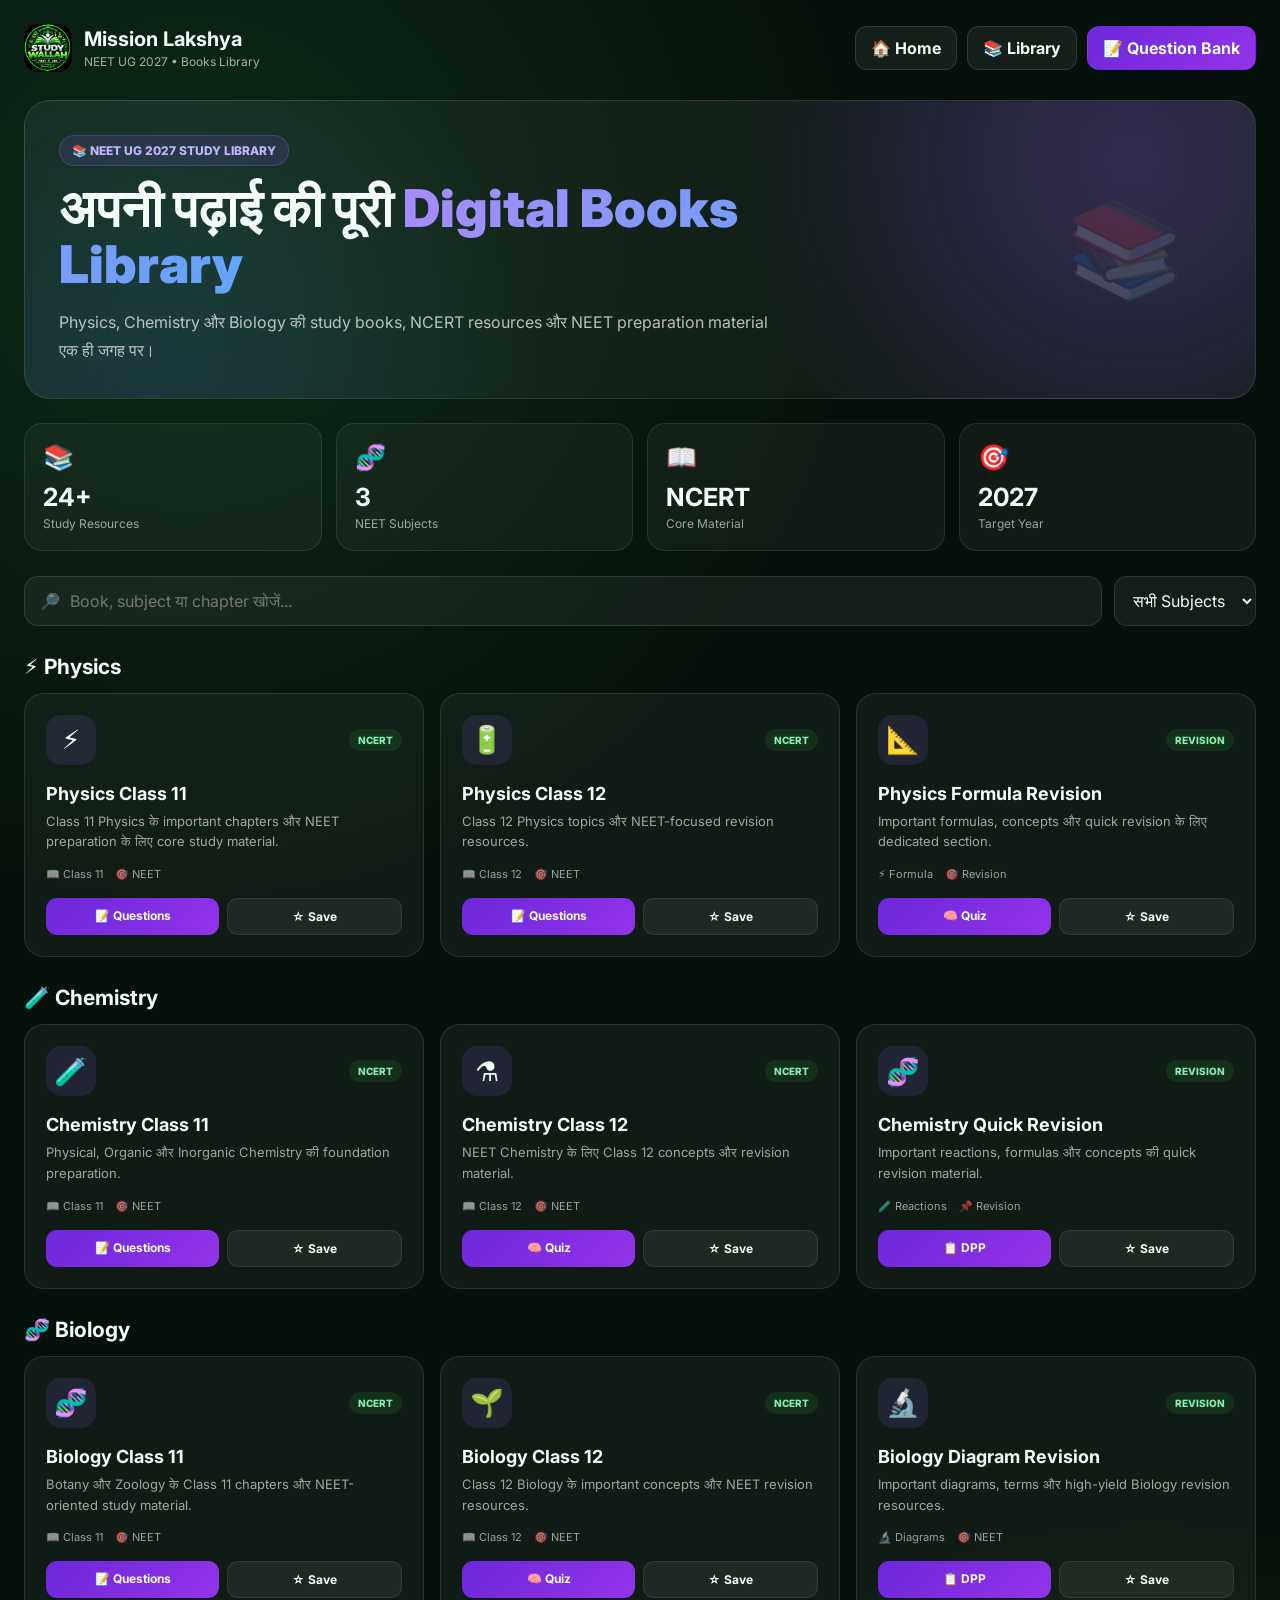
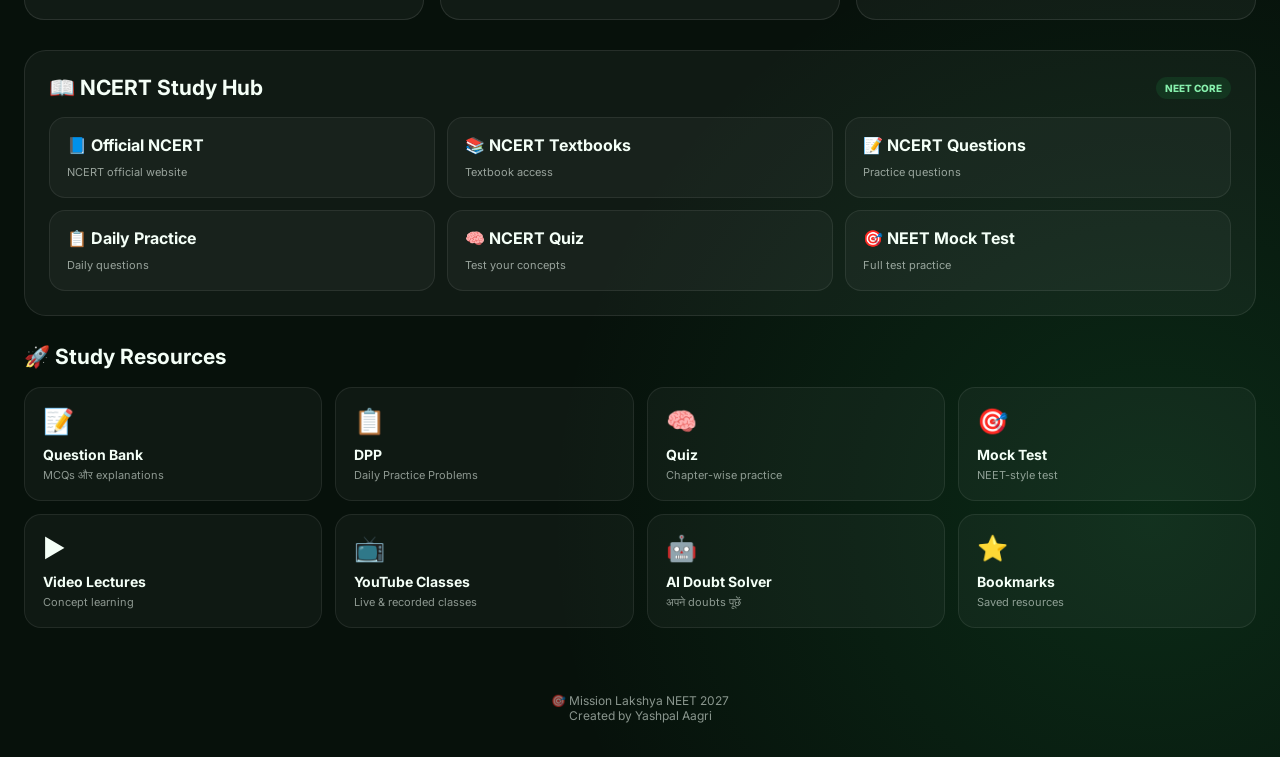
<file: pages/Books.html>
<!DOCTYPE html>
<html lang="hi">
<head>
  <meta charset="UTF-8">
  <meta name="viewport" content="width=device-width, initial-scale=1.0">

  <title>Books Library | Mission Lakshya NEET 2027</title>

  <link rel="preconnect" href="https://fonts.googleapis.com">
  <link rel="preconnect" href="https://fonts.gstatic.com" crossorigin>
  <link href="https://fonts.googleapis.com/css2?family=Inter:wght@400;500;600;700;800;900&display=swap" rel="stylesheet">

  <!-- Main Website CSS -->
  <link rel="stylesheet" href="../style.css">

  <style>
    /* ================================
       BOOKS PAGE
    ================================= */

    .books-page {
      min-height: 100vh;
      padding: 24px;
      max-width: 1450px;
      margin: auto;
    }

    .books-topbar {
      display: flex;
      align-items: center;
      justify-content: space-between;
      gap: 15px;
      margin-bottom: 28px;
      flex-wrap: wrap;
    }

    .books-brand {
      display: flex;
      align-items: center;
      gap: 12px;
    }

    .books-brand img {
      width: 48px;
      height: 48px;
      border-radius: 14px;
      object-fit: cover;
      background: rgba(255,255,255,.08);
    }

    .books-brand h2 {
      margin: 0;
      font-size: 20px;
    }

    .books-brand p {
      margin: 3px 0 0;
      opacity: .65;
      font-size: 12px;
    }

    .books-actions {
      display: flex;
      gap: 10px;
      flex-wrap: wrap;
    }

    .books-btn {
      border: 1px solid rgba(255,255,255,.12);
      background: rgba(255,255,255,.06);
      color: inherit;
      padding: 11px 15px;
      border-radius: 12px;
      text-decoration: none;
      font-weight: 700;
      cursor: pointer;
      transition: .2s ease;
      display: inline-flex;
      align-items: center;
      gap: 7px;
    }

    .books-btn:hover {
      transform: translateY(-2px);
      background: rgba(255,255,255,.1);
    }

    .books-btn.primary {
      background: linear-gradient(135deg,#6d28d9,#9333ea);
      border-color: transparent;
    }

    /* Hero */

    .books-hero {
      position: relative;
      overflow: hidden;
      border: 1px solid rgba(255,255,255,.1);
      border-radius: 26px;
      padding: 34px;
      background:
        radial-gradient(circle at 90% 20%,rgba(139,92,246,.28),transparent 35%),
        radial-gradient(circle at 10% 100%,rgba(59,130,246,.15),transparent 35%),
        rgba(255,255,255,.045);
      margin-bottom: 24px;
    }

    .books-hero-content {
      max-width: 780px;
      position: relative;
      z-index: 2;
    }

    .books-badge {
      display: inline-flex;
      padding: 7px 12px;
      border-radius: 999px;
      background: rgba(139,92,246,.14);
      border: 1px solid rgba(139,92,246,.3);
      font-size: 12px;
      font-weight: 800;
      color: #c4b5fd;
      margin-bottom: 15px;
    }

    .books-hero h1 {
      margin: 0;
      font-size: clamp(30px,5vw,52px);
      line-height: 1.08;
      font-weight: 900;
    }

    .books-hero h1 span {
      background: linear-gradient(90deg,#a78bfa,#60a5fa);
      -webkit-background-clip: text;
      background-clip: text;
      color: transparent;
    }

    .books-hero p {
      max-width: 720px;
      opacity: .72;
      line-height: 1.7;
      margin: 16px 0 0;
    }

    .hero-book-stack {
      position: absolute;
      right: 70px;
      top: 50%;
      transform: translateY(-50%);
      font-size: 95px;
      opacity: .16;
      animation: floatBook 4s ease-in-out infinite;
    }

    @keyframes floatBook {
      0%,100% { transform:translateY(-50%) rotate(-4deg); }
      50% { transform:translateY(calc(-50% - 15px)) rotate(4deg); }
    }

    /* Stats */

    .book-stats {
      display: grid;
      grid-template-columns: repeat(4,1fr);
      gap: 14px;
      margin-bottom: 25px;
    }

    .book-stat {
      padding: 18px;
      border-radius: 18px;
      background: rgba(255,255,255,.045);
      border: 1px solid rgba(255,255,255,.09);
    }

    .book-stat-icon {
      font-size: 25px;
      margin-bottom: 10px;
    }

    .book-stat strong {
      display: block;
      font-size: 25px;
    }

    .book-stat span {
      opacity: .6;
      font-size: 12px;
    }

    /* Search */

    .books-toolbar {
      display: flex;
      align-items: center;
      gap: 12px;
      margin-bottom: 22px;
      flex-wrap: wrap;
    }

    .books-search {
      flex: 1;
      min-width: 230px;
      position: relative;
    }

    .books-search input {
      width: 100%;
      box-sizing: border-box;
      padding: 14px 16px 14px 45px;
      border-radius: 14px;
      border: 1px solid rgba(255,255,255,.1);
      background: rgba(255,255,255,.055);
      color: inherit;
      outline: none;
      font-family: inherit;
    }

    .books-search-icon {
      position: absolute;
      left: 16px;
      top: 50%;
      transform: translateY(-50%);
      opacity: .55;
    }

    .books-filter {
      padding: 13px 14px;
      border-radius: 13px;
      border: 1px solid rgba(255,255,255,.1);
      background: rgba(255,255,255,.055);
      color: inherit;
      outline: none;
      font-family: inherit;
    }

    .books-filter option {
      color: #111;
    }

    /* Subject cards */

    .subject-section-title {
      margin: 28px 0 14px;
      font-size: 21px;
    }

    .subject-books {
      display: grid;
      grid-template-columns: repeat(3,1fr);
      gap: 16px;
    }

    .subject-book {
      position: relative;
      overflow: hidden;
      padding: 21px;
      border-radius: 20px;
      border: 1px solid rgba(255,255,255,.1);
      background: rgba(255,255,255,.045);
      transition: .25s ease;
    }

    .subject-book:hover {
      transform: translateY(-5px);
      border-color: rgba(167,139,250,.4);
      box-shadow: 0 15px 45px rgba(0,0,0,.2);
    }

    .book-top {
      display: flex;
      align-items: center;
      justify-content: space-between;
      gap: 10px;
    }

    .book-icon {
      width: 50px;
      height: 50px;
      display: grid;
      place-items: center;
      border-radius: 15px;
      font-size: 27px;
      background: rgba(139,92,246,.13);
    }

    .book-tag {
      padding: 5px 9px;
      border-radius: 999px;
      font-size: 10px;
      font-weight: 800;
      background: rgba(34,197,94,.12);
      color: #86efac;
    }

    .subject-book h3 {
      margin: 18px 0 7px;
      font-size: 18px;
    }

    .subject-book p {
      margin: 0;
      font-size: 13px;
      line-height: 1.6;
      opacity: .62;
    }

    .book-meta {
      display: flex;
      gap: 12px;
      margin-top: 15px;
      font-size: 11px;
      opacity: .6;
      flex-wrap: wrap;
    }

    .book-actions {
      display: flex;
      gap: 8px;
      margin-top: 17px;
    }

    .book-action {
      flex: 1;
      text-align: center;
      padding: 10px;
      border-radius: 11px;
      text-decoration: none;
      color: inherit;
      background: rgba(255,255,255,.06);
      border: 1px solid rgba(255,255,255,.08);
      font-size: 12px;
      font-weight: 700;
      cursor: pointer;
    }

    .book-action.primary {
      background: linear-gradient(135deg,#6d28d9,#9333ea);
      border: none;
    }

    /* NCERT */

    .ncert-section {
      margin-top: 30px;
      padding: 24px;
      border-radius: 22px;
      background: rgba(255,255,255,.04);
      border: 1px solid rgba(255,255,255,.09);
    }

    .ncert-head {
      display: flex;
      justify-content: space-between;
      align-items: center;
      gap: 12px;
      margin-bottom: 17px;
      flex-wrap: wrap;
    }

    .ncert-head h2 {
      margin: 0;
      font-size: 21px;
    }

    .ncert-grid {
      display: grid;
      grid-template-columns: repeat(3,1fr);
      gap: 12px;
    }

    .ncert-card {
      padding: 17px;
      border-radius: 16px;
      border: 1px solid rgba(255,255,255,.08);
      background: rgba(255,255,255,.035);
      text-decoration: none;
      color: inherit;
      transition: .2s;
    }

    .ncert-card:hover {
      transform: translateY(-3px);
      background: rgba(255,255,255,.07);
    }

    .ncert-card strong {
      display: block;
      margin-bottom: 5px;
    }

    .ncert-card span {
      font-size: 11px;
      opacity: .58;
    }

    /* Extra resources */

    .resource-grid {
      display: grid;
      grid-template-columns: repeat(4,1fr);
      gap: 13px;
      margin-top: 18px;
    }

    .resource-card {
      padding: 18px;
      border-radius: 17px;
      border: 1px solid rgba(255,255,255,.08);
      background: rgba(255,255,255,.035);
      text-decoration: none;
      color: inherit;
      transition: .2s;
    }

    .resource-card:hover {
      transform: translateY(-3px);
    }

    .resource-card .r-icon {
      font-size: 25px;
      margin-bottom: 10px;
    }

    .resource-card strong {
      display: block;
      font-size: 14px;
    }

    .resource-card span {
      display: block;
      margin-top: 5px;
      font-size: 11px;
      opacity: .55;
    }

    .empty-books {
      display: none;
      padding: 40px;
      text-align: center;
      border-radius: 18px;
      border: 1px dashed rgba(255,255,255,.15);
      opacity: .65;
      margin-top: 15px;
    }

    /* Mobile */

    @media (max-width: 1000px) {
      .book-stats {
        grid-template-columns: repeat(2,1fr);
      }

      .subject-books {
        grid-template-columns: repeat(2,1fr);
      }

      .ncert-grid {
        grid-template-columns: repeat(2,1fr);
      }

      .resource-grid {
        grid-template-columns: repeat(2,1fr);
      }

      .hero-book-stack {
        right: 25px;
      }
    }

    @media (max-width: 650px) {
      .books-page {
        padding: 15px;
      }

      .books-hero {
        padding: 25px 20px;
      }

      .hero-book-stack {
        display: none;
      }

      .book-stats,
      .subject-books,
      .ncert-grid,
      .resource-grid {
        grid-template-columns: 1fr;
      }

      .books-topbar {
        align-items: flex-start;
      }

      .books-actions {
        width: 100%;
      }

      .books-actions .books-btn {
        flex: 1;
        justify-content: center;
      }
    }
  </style>
</head>

<body>

  <main class="books-page">

    <!-- TOP BAR -->
    <header class="books-topbar">

      <div class="books-brand">
        <img src="../logo.png"
             alt="Mission Lakshya Logo"
             onerror="this.style.display='none'">

        <div>
          <h2>Mission Lakshya</h2>
          <p>NEET UG 2027 • Books Library</p>
        </div>
      </div>

      <div class="books-actions">
        <a class="books-btn" href="../index.html">🏠 Home</a>
        <a class="books-btn" href="library.html">📚 Library</a>
        <a class="books-btn primary" href="question-bank.html">📝 Question Bank</a>
      </div>

    </header>


    <!-- HERO -->
    <section class="books-hero">

      <div class="books-hero-content">

        <div class="books-badge">
          📚 NEET UG 2027 STUDY LIBRARY
        </div>

        <h1>
          अपनी पढ़ाई की पूरी
          <span>Digital Books Library</span>
        </h1>

        <p>
          Physics, Chemistry और Biology की study books,
          NCERT resources और NEET preparation material
          एक ही जगह पर।
        </p>

      </div>

      <div class="hero-book-stack">
        📚
      </div>

    </section>


    <!-- STATS -->
    <section class="book-stats">

      <div class="book-stat">
        <div class="book-stat-icon">📚</div>
        <strong>24+</strong>
        <span>Study Resources</span>
      </div>

      <div class="book-stat">
        <div class="book-stat-icon">🧬</div>
        <strong>3</strong>
        <span>NEET Subjects</span>
      </div>

      <div class="book-stat">
        <div class="book-stat-icon">📖</div>
        <strong>NCERT</strong>
        <span>Core Material</span>
      </div>

      <div class="book-stat">
        <div class="book-stat-icon">🎯</div>
        <strong>2027</strong>
        <span>Target Year</span>
      </div>

    </section>


    <!-- SEARCH / FILTER -->
    <section class="books-toolbar">

      <div class="books-search">
        <span class="books-search-icon">🔎</span>
        <input
          id="bookSearch"
          type="search"
          placeholder="Book, subject या chapter खोजें..."
          autocomplete="off">
      </div>

      <select id="subjectFilter" class="books-filter">
        <option value="all">सभी Subjects</option>
        <option value="physics">Physics</option>
        <option value="chemistry">Chemistry</option>
        <option value="biology">Biology</option>
      </select>

    </section>


    <!-- PHYSICS -->
    <h2 class="subject-section-title">⚡ Physics</h2>

    <section class="subject-books">

      <article class="subject-book" data-subject="physics" data-search="physics ncert class 11">
        <div class="book-top">
          <div class="book-icon">⚡</div>
          <span class="book-tag">NCERT</span>
        </div>

        <h3>Physics Class 11</h3>

        <p>
          Class 11 Physics के important chapters और
          NEET preparation के लिए core study material.
        </p>

        <div class="book-meta">
          <span>📖 Class 11</span>
          <span>🎯 NEET</span>
        </div>

        <div class="book-actions">
          <a href="question-bank.html" class="book-action primary">📝 Questions</a>
          <button class="book-action" onclick="saveBook(this,'Physics Class 11')">☆ Save</button>
        </div>
      </article>


      <article class="subject-book" data-subject="physics" data-search="physics ncert class 12">
        <div class="book-top">
          <div class="book-icon">🔋</div>
          <span class="book-tag">NCERT</span>
        </div>

        <h3>Physics Class 12</h3>

        <p>
          Class 12 Physics topics और NEET-focused
          revision resources.
        </p>

        <div class="book-meta">
          <span>📖 Class 12</span>
          <span>🎯 NEET</span>
        </div>

        <div class="book-actions">
          <a href="question-bank.html" class="book-action primary">📝 Questions</a>
          <button class="book-action" onclick="saveBook(this,'Physics Class 12')">☆ Save</button>
        </div>
      </article>


      <article class="subject-book" data-subject="physics" data-search="physics formula revision">
        <div class="book-top">
          <div class="book-icon">📐</div>
          <span class="book-tag">REVISION</span>
        </div>

        <h3>Physics Formula Revision</h3>

        <p>
          Important formulas, concepts और quick revision
          के लिए dedicated section.
        </p>

        <div class="book-meta">
          <span>⚡ Formula</span>
          <span>🎯 Revision</span>
        </div>

        <div class="book-actions">
          <a href="quiz.html" class="book-action primary">🧠 Quiz</a>
          <button class="book-action" onclick="saveBook(this,'Physics Formula Revision')">☆ Save</button>
        </div>
      </article>

    </section>


    <!-- CHEMISTRY -->
    <h2 class="subject-section-title">🧪 Chemistry</h2>

    <section class="subject-books">

      <article class="subject-book" data-subject="chemistry" data-search="chemistry ncert class 11">
        <div class="book-top">
          <div class="book-icon">🧪</div>
          <span class="book-tag">NCERT</span>
        </div>

        <h3>Chemistry Class 11</h3>

        <p>
          Physical, Organic और Inorganic Chemistry
          की foundation preparation.
        </p>

        <div class="book-meta">
          <span>📖 Class 11</span>
          <span>🎯 NEET</span>
        </div>

        <div class="book-actions">
          <a href="question-bank.html" class="book-action primary">📝 Questions</a>
          <button class="book-action" onclick="saveBook(this,'Chemistry Class 11')">☆ Save</button>
        </div>
      </article>


      <article class="subject-book" data-subject="chemistry" data-search="chemistry ncert class 12">
        <div class="book-top">
          <div class="book-icon">⚗️</div>
          <span class="book-tag">NCERT</span>
        </div>

        <h3>Chemistry Class 12</h3>

        <p>
          NEET Chemistry के लिए Class 12 concepts
          और revision material.
        </p>

        <div class="book-meta">
          <span>📖 Class 12</span>
          <span>🎯 NEET</span>
        </div>

        <div class="book-actions">
          <a href="quiz.html" class="book-action primary">🧠 Quiz</a>
          <button class="book-action" onclick="saveBook(this,'Chemistry Class 12')">☆ Save</button>
        </div>
      </article>


      <article class="subject-book" data-subject="chemistry" data-search="chemistry formula reaction revision">
        <div class="book-top">
          <div class="book-icon">🧬</div>
          <span class="book-tag">REVISION</span>
        </div>

        <h3>Chemistry Quick Revision</h3>

        <p>
          Important reactions, formulas और concepts
          की quick revision material.
        </p>

        <div class="book-meta">
          <span>🧪 Reactions</span>
          <span>📌 Revision</span>
        </div>

        <div class="book-actions">
          <a href="dpp.html" class="book-action primary">📋 DPP</a>
          <button class="book-action" onclick="saveBook(this,'Chemistry Quick Revision')">☆ Save</button>
        </div>
      </article>

    </section>


    <!-- BIOLOGY -->
    <h2 class="subject-section-title">🧬 Biology</h2>

    <section class="subject-books">

      <article class="subject-book" data-subject="biology" data-search="biology ncert class 11">
        <div class="book-top">
          <div class="book-icon">🧬</div>
          <span class="book-tag">NCERT</span>
        </div>

        <h3>Biology Class 11</h3>

        <p>
          Botany और Zoology के Class 11 chapters
          और NEET-oriented study material.
        </p>

        <div class="book-meta">
          <span>📖 Class 11</span>
          <span>🎯 NEET</span>
        </div>

        <div class="book-actions">
          <a href="question-bank.html" class="book-action primary">📝 Questions</a>
          <button class="book-action" onclick="saveBook(this,'Biology Class 11')">☆ Save</button>
        </div>
      </article>


      <article class="subject-book" data-subject="biology" data-search="biology ncert class 12">
        <div class="book-top">
          <div class="book-icon">🌱</div>
          <span class="book-tag">NCERT</span>
        </div>

        <h3>Biology Class 12</h3>

        <p>
          Class 12 Biology के important concepts और
          NEET revision resources.
        </p>

        <div class="book-meta">
          <span>📖 Class 12</span>
          <span>🎯 NEET</span>
        </div>

        <div class="book-actions">
          <a href="quiz.html" class="book-action primary">🧠 Quiz</a>
          <button class="book-action" onclick="saveBook(this,'Biology Class 12')">☆ Save</button>
        </div>
      </article>


      <article class="subject-book" data-subject="biology" data-search="biology diagrams revision">
        <div class="book-top">
          <div class="book-icon">🔬</div>
          <span class="book-tag">REVISION</span>
        </div>

        <h3>Biology Diagram Revision</h3>

        <p>
          Important diagrams, terms और high-yield
          Biology revision resources.
        </p>

        <div class="book-meta">
          <span>🔬 Diagrams</span>
          <span>🎯 NEET</span>
        </div>

        <div class="book-actions">
          <a href="dpp.html" class="book-action primary">📋 DPP</a>
          <button class="book-action" onclick="saveBook(this,'Biology Diagram Revision')">☆ Save</button>
        </div>
      </article>

    </section>


    <!-- NCERT -->
    <section class="ncert-section">

      <div class="ncert-head">
        <h2>📖 NCERT Study Hub</h2>
        <span class="book-tag">NEET CORE</span>
      </div>

      <div class="ncert-grid">

        <a href="https://ncert.nic.in/" target="_blank" rel="noopener" class="ncert-card">
          <strong>📘 Official NCERT</strong>
          <span>NCERT official website</span>
        </a>

        <a href="https://ncert.nic.in/textbook.php" target="_blank" rel="noopener" class="ncert-card">
          <strong>📚 NCERT Textbooks</strong>
          <span>Textbook access</span>
        </a>

        <a href="question-bank.html" class="ncert-card">
          <strong>📝 NCERT Questions</strong>
          <span>Practice questions</span>
        </a>

        <a href="dpp.html" class="ncert-card">
          <strong>📋 Daily Practice</strong>
          <span>Daily questions</span>
        </a>

        <a href="quiz.html" class="ncert-card">
          <strong>🧠 NCERT Quiz</strong>
          <span>Test your concepts</span>
        </a>

        <a href="mock-test.html" class="ncert-card">
          <strong>🎯 NEET Mock Test</strong>
          <span>Full test practice</span>
        </a>

      </div>

    </section>


    <!-- EXTRA RESOURCES -->
    <h2 class="subject-section-title">🚀 Study Resources</h2>

    <section class="resource-grid">

      <a href="question-bank.html" class="resource-card">
        <div class="r-icon">📝</div>
        <strong>Question Bank</strong>
        <span>MCQs और explanations</span>
      </a>

      <a href="dpp.html" class="resource-card">
        <div class="r-icon">📋</div>
        <strong>DPP</strong>
        <span>Daily Practice Problems</span>
      </a>

      <a href="quiz.html" class="resource-card">
        <div class="r-icon">🧠</div>
        <strong>Quiz</strong>
        <span>Chapter-wise practice</span>
      </a>

      <a href="mock-test.html" class="resource-card">
        <div class="r-icon">🎯</div>
        <strong>Mock Test</strong>
        <span>NEET-style test</span>
      </a>

      <a href="videos.html" class="resource-card">
        <div class="r-icon">▶️</div>
        <strong>Video Lectures</strong>
        <span>Concept learning</span>
      </a>

      <a href="youtube.html" class="resource-card">
        <div class="r-icon">📺</div>
        <strong>YouTube Classes</strong>
        <span>Live & recorded classes</span>
      </a>

      <a href="ai.html" class="resource-card">
        <div class="r-icon">🤖</div>
        <strong>AI Doubt Solver</strong>
        <span>अपने doubts पूछें</span>
      </a>

      <a href="bookmarks.html" class="resource-card">
        <div class="r-icon">⭐</div>
        <strong>Bookmarks</strong>
        <span>Saved resources</span>
      </a>

    </section>


    <!-- EMPTY SEARCH -->
    <div id="emptyBooks" class="empty-books">
      🔎 कोई resource नहीं मिला।<br>
      <small>दूसरा keyword या subject try करें।</small>
    </div>


    <!-- FOOTER -->
    <footer style="
      margin-top:40px;
      padding:25px 0 10px;
      text-align:center;
      opacity:.55;
      font-size:12px;
    ">
      🎯 Mission Lakshya NEET 2027
      <br>
      Created by Yashpal Aagri
    </footer>

  </main>


  <!-- MAIN WEBSITE JS -->
  <script src="../script.js" defer></script>


  <!-- BOOK PAGE JS -->
  <script>

    /* ============================
       SEARCH + FILTER
    ============================ */

    const bookSearch = document.getElementById("bookSearch");
    const subjectFilter = document.getElementById("subjectFilter");
    const emptyBooks = document.getElementById("emptyBooks");

    function filterBooks() {

      const searchText =
        (bookSearch.value || "").toLowerCase().trim();

      const selectedSubject =
        subjectFilter.value;

      const books =
        document.querySelectorAll(".subject-book");

      let visible = 0;

      books.forEach(book => {

        const subject =
          book.dataset.subject || "";

        const searchData =
          (
            book.dataset.search ||
            book.innerText ||
            ""
          ).toLowerCase();

        const matchSearch =
          !searchText ||
          searchData.includes(searchText);

        const matchSubject =
          selectedSubject === "all" ||
          subject === selectedSubject;

        if (matchSearch && matchSubject) {
          book.style.display = "";
          visible++;
        } else {
          book.style.display = "none";
        }

      });

      emptyBooks.style.display =
        visible === 0 ? "block" : "none";
    }


    bookSearch.addEventListener(
      "input",
      filterBooks
    );

    subjectFilter.addEventListener(
      "change",
      filterBooks
    );


    /* ============================
       SAVE BOOK
    ============================ */

    function saveBook(button, bookName) {

      let saved =
        JSON.parse(
          localStorage.getItem("mission_lakshya_saved_books") || "[]"
        );

      if (saved.includes(bookName)) {

        saved = saved.filter(
          item => item !== bookName
        );

        button.textContent = "☆ Save";

        showBookMessage("Bookmark हटाया गया");

      } else {

        saved.push(bookName);

        button.textContent = "★ Saved";

        showBookMessage("⭐ Book bookmark हो गई");

      }

      localStorage.setItem(
        "mission_lakshya_saved_books",
        JSON.stringify(saved)
      );
    }


    /* ============================
       MESSAGE
    ============================ */

    function showBookMessage(message) {

      let toast =
        document.getElementById("bookToast");

      if (!toast) {

        toast =
          document.createElement("div");

        toast.id = "bookToast";

        toast.style.cssText = `
          position:fixed;
          left:50%;
          bottom:25px;
          transform:translateX(-50%);
          background:#111827;
          color:white;
          border:1px solid rgba(255,255,255,.12);
          padding:12px 18px;
          border-radius:12px;
          z-index:99999;
          font-size:13px;
          box-shadow:0 10px 35px rgba(0,0,0,.3);
        `;

        document.body.appendChild(toast);
      }

      toast.textContent = message;
      toast.style.display = "block";

      clearTimeout(window.bookToastTimer);

      window.bookToastTimer =
        setTimeout(() => {
          toast.style.display = "none";
        }, 1800);
    }


    /* ============================
       RESTORE SAVED STATE
    ============================ */

    function restoreSavedBooks() {

      const saved =
        JSON.parse(
          localStorage.getItem("mission_lakshya_saved_books") || "[]"
        );

      document
        .querySelectorAll(".subject-book")
        .forEach(book => {

          const title =
            book.querySelector("h3")?.textContent.trim();

          const button =
            book.querySelector(".book-action:not(.primary)");

          if (
            title &&
            button &&
            saved.includes(title)
          ) {
            button.textContent = "★ Saved";
          }

        });
    }


    restoreSavedBooks();

  </script>

</body>
  </html>
</file>
<file: style.css>
/* =========================================================
   STUDY WALLAH
   PREMIUM NEET + JEE STUDY PLATFORM
   COMPLETE STYLE.CSS
   ========================================================= */

/* =========================
   1. ROOT / THEME SYSTEM
   ========================= */

:root {
  --primary: #22c55e;
  --primary-dark: #16a34a;
  --primary-light: #4ade80;
  --primary-soft: rgba(34, 197, 94, 0.14);
  --primary-glow: rgba(34, 197, 94, 0.35);

  --bg: #07110b;
  --bg-secondary: #0b1710;
  --surface: #0e1d14;
  --surface-2: #12251a;
  --surface-3: #162d20;

  --text: #f4fff7;
  --text-secondary: #b9cfc0;
  --text-muted: #7f9988;

  --border: rgba(255, 255, 255, 0.08);
  --border-primary: rgba(34, 197, 94, 0.28);

  --danger: #ef4444;
  --warning: #f59e0b;
  --info: #3b82f6;
  --success: #22c55e;

  --sidebar-width: 270px;
  --topbar-height: 72px;

  --radius-sm: 8px;
  --radius-md: 14px;
  --radius-lg: 20px;
  --radius-xl: 28px;

  --shadow-sm: 0 5px 20px rgba(0, 0, 0, 0.15);
  --shadow-md: 0 12px 35px rgba(0, 0, 0, 0.24);
  --shadow-lg: 0 20px 60px rgba(0, 0, 0, 0.35);
  --shadow-primary: 0 0 35px var(--primary-glow);

  --transition: 0.25s ease;
}

/* Theme helper variables */

body.theme-light {
  --bg: #f5f8f6;
  --bg-secondary: #edf3ef;
  --surface: #ffffff;
  --surface-2: #f1f7f3;
  --surface-3: #e7f1ea;

  --text: #102016;
  --text-secondary: #53645a;
  --text-muted: #75837b;

  --border: rgba(15, 35, 23, 0.09);
}

body.theme-blue {
  --primary: #3b82f6;
  --primary-dark: #2563eb;
  --primary-light: #60a5fa;
  --primary-soft: rgba(59, 130, 246, 0.14);
  --primary-glow: rgba(59, 130, 246, 0.35);
}

body.theme-purple {
  --primary: #8b5cf6;
  --primary-dark: #7c3aed;
  --primary-light: #a78bfa;
  --primary-soft: rgba(139, 92, 246, 0.14);
  --primary-glow: rgba(139, 92, 246, 0.35);
}

body.theme-orange {
  --primary: #f97316;
  --primary-dark: #ea580c;
  --primary-light: #fb923c;
  --primary-soft: rgba(249, 115, 22, 0.14);
  --primary-glow: rgba(249, 115, 22, 0.35);
}

body.theme-red {
  --primary: #ef4444;
  --primary-dark: #dc2626;
  --primary-light: #f87171;
  --primary-soft: rgba(239, 68, 68, 0.14);
  --primary-glow: rgba(239, 68, 68, 0.35);
}

body.theme-cyan {
  --primary: #06b6d4;
  --primary-dark: #0891b2;
  --primary-light: #22d3ee;
  --primary-soft: rgba(6, 182, 212, 0.14);
  --primary-glow: rgba(6, 182, 212, 0.35);
}

body.theme-pink {
  --primary: #ec4899;
  --primary-dark: #db2777;
  --primary-light: #f472b6;
  --primary-soft: rgba(236, 72, 153, 0.14);
  --primary-glow: rgba(236, 72, 153, 0.35);
}

body.theme-yellow {
  --primary: #eab308;
  --primary-dark: #ca8a04;
  --primary-light: #facc15;
  --primary-soft: rgba(234, 179, 8, 0.14);
  --primary-glow: rgba(234, 179, 8, 0.35);
}

body.theme-rose {
  --primary: #f43f5e;
  --primary-dark: #e11d48;
  --primary-light: #fb7185;
  --primary-soft: rgba(244, 63, 94, 0.14);
  --primary-glow: rgba(244, 63, 94, 0.35);
}

body.theme-emerald {
  --primary: #10b981;
  --primary-dark: #059669;
  --primary-light: #34d399;
  --primary-soft: rgba(16, 185, 129, 0.14);
  --primary-glow: rgba(16, 185, 129, 0.35);
}

body.theme-gold {
  --primary: #f59e0b;
  --primary-dark: #d97706;
  --primary-light: #fbbf24;
  --primary-soft: rgba(245, 158, 11, 0.14);
  --primary-glow: rgba(245, 158, 11, 0.35);
}

/* =========================
   2. RESET
   ========================= */

* {
  margin: 0;
  padding: 0;
  box-sizing: border-box;
}

html {
  scroll-behavior: smooth;
}

body {
  min-height: 100vh;
  font-family:
    Inter,
    system-ui,
    -apple-system,
    BlinkMacSystemFont,
    "Segoe UI",
    sans-serif;

  background:
    radial-gradient(
      circle at 15% 10%,
      var(--primary-soft),
      transparent 28%
    ),
    radial-gradient(
      circle at 90% 90%,
      var(--primary-soft),
      transparent 25%
    ),
    var(--bg);

  color: var(--text);
  overflow-x: hidden;
  transition:
    background var(--transition),
    color var(--transition);
}

button,
input,
select,
textarea {
  font: inherit;
}

button {
  cursor: pointer;
  border: 0;
}

a {
  color: inherit;
  text-decoration: none;
}

img {
  max-width: 100%;
  display: block;
}

ul {
  list-style: none;
}

/* =========================
   3. SCROLLBAR
   ========================= */

::-webkit-scrollbar {
  width: 8px;
  height: 8px;
}

::-webkit-scrollbar-track {
  background: var(--bg-secondary);
}

::-webkit-scrollbar-thumb {
  background: var(--surface-3);
  border-radius: 999px;
}

::-webkit-scrollbar-thumb:hover {
  background: var(--primary);
}

/* =========================
   4. LOADER
   ========================= */

.app-loader {
  position: fixed;
  inset: 0;
  z-index: 99999;

  display: flex;
  flex-direction: column;
  align-items: center;
  justify-content: center;

  background:
    radial-gradient(circle, var(--primary-soft), transparent 40%),
    var(--bg);

  transition:
    opacity 0.5s ease,
    visibility 0.5s ease;
}

.app-loader.hide {
  opacity: 0;
  visibility: hidden;
  pointer-events: none;
}

.loader-logo {
  width: 82px;
  height: 82px;

  display: grid;
  place-items: center;

  border-radius: 24px;

  background: var(--surface);
  border: 1px solid var(--border-primary);

  box-shadow: var(--shadow-primary);

  animation: loaderPulse 1.5s infinite;
}

.loader-logo img {
  width: 62px;
  height: 62px;
  object-fit: contain;
  border-radius: 16px;
}

.loader-title {
  margin-top: 22px;
  font-size: 26px;
  font-weight: 900;
  letter-spacing: -0.5px;
}

.loader-subtitle {
  margin-top: 7px;
  color: var(--text-secondary);
  font-size: 14px;
}

.loader-line {
  width: 180px;
  height: 4px;
  margin-top: 22px;
  overflow: hidden;
  border-radius: 999px;
  background: var(--surface-3);
}

.loader-line::after {
  content: "";
  display: block;
  width: 60%;
  height: 100%;
  background: var(--primary);
  border-radius: inherit;
  animation: loadingLine 1.2s infinite;
}

/* =========================
   5. APP
   ========================= */

.app {
  min-height: 100vh;
  display: flex;
}

/* =========================
   6. SIDEBAR
   ========================= */

.sidebar {
  position: fixed;
  left: 0;
  top: 0;
  bottom: 0;

  width: var(--sidebar-width);

  display: flex;
  flex-direction: column;

  padding: 18px 14px;

  background:
    linear-gradient(
      180deg,
      color-mix(in srgb, var(--surface) 96%, var(--primary)),
      var(--surface)
    );

  border-right: 1px solid var(--border);

  z-index: 1000;

  overflow-y: auto;

  transition:
    transform var(--transition),
    background var(--transition);
}

.brand {
  min-height: 55px;

  display: flex;
  align-items: center;
  gap: 12px;

  padding: 6px 8px 15px;

  border-bottom: 1px solid var(--border);
}

.brand-logo {
  width: 44px;
  height: 44px;

  display: grid;
  place-items: center;

  flex-shrink: 0;

  border-radius: 13px;

  background: var(--primary-soft);
  border: 1px solid var(--border-primary);

  overflow: hidden;
}

.brand-logo img {
  width: 100%;
  height: 100%;
  object-fit: cover;
}

.brand-text {
  min-width: 0;
}

.brand-text strong {
  display: block;
  font-size: 16px;
  font-weight: 900;
  white-space: nowrap;
}

.brand-text span {
  display: block;
  margin-top: 2px;
  font-size: 10px;
  color: var(--text-muted);
}

/* Student mini card */

.student-mini-card {
  margin: 15px 0;

  padding: 12px;

  display: flex;
  align-items: center;
  gap: 10px;

  background: var(--surface-2);
  border: 1px solid var(--border);

  border-radius: var(--radius-md);
}

.student-avatar {
  width: 42px;
  height: 42px;

  display: grid;
  place-items: center;

  flex-shrink: 0;

  border-radius: 50%;

  background:
    linear-gradient(
      135deg,
      var(--primary),
      var(--primary-dark)
    );

  color: white;
  font-weight: 900;

  box-shadow: 0 0 18px var(--primary-glow);
}

.student-mini-info {
  min-width: 0;
}

.student-mini-info strong {
  display: block;
  font-size: 13px;
  white-space: nowrap;
  overflow: hidden;
  text-overflow: ellipsis;
}

.student-mini-info span {
  display: block;
  margin-top: 3px;
  font-size: 11px;
  color: var(--text-muted);
}

/* Sidebar navigation */

.sidebar-nav {
  flex: 1;
}

.nav-label {
  margin: 13px 10px 7px;

  font-size: 9px;
  font-weight: 800;

  text-transform: uppercase;
  letter-spacing: 1.5px;

  color: var(--text-muted);
}

.nav-item {
  width: 100%;

  display: flex;
  align-items: center;
  gap: 11px;

  padding: 10px 11px;
  margin: 3px 0;

  border-radius: 11px;

  color: var(--text-secondary);

  background: transparent;

  transition:
    background var(--transition),
    color var(--transition),
    transform var(--transition);
}

.nav-item:hover {
  color: var(--text);
  background: var(--surface-2);
  transform: translateX(2px);
}

.nav-item.active {
  color: white;

  background:
    linear-gradient(
      90deg,
      var(--primary),
      var(--primary-dark)
    );

  box-shadow: 0 8px 25px var(--primary-glow);
}

.nav-icon {
  width: 22px;
  min-width: 22px;

  display: grid;
  place-items: center;

  font-size: 16px;
}

.nav-item span:not(.nav-icon):not(.nav-badge) {
  flex: 1;

  text-align: left;

  font-size: 12px;
  font-weight: 650;
}

.nav-badge {
  min-width: 20px;
  height: 20px;

  padding: 0 5px;

  display: grid;
  place-items: center;

  border-radius: 999px;

  background: var(--primary-soft);
  color: var(--primary-light);

  font-size: 9px;
  font-weight: 800;
}

/* Sidebar footer */

.sidebar-footer {
  margin-top: 12px;
  padding-top: 14px;
  border-top: 1px solid var(--border);
}

.sidebar-goal {
  padding: 12px;

  background: var(--surface-2);
  border: 1px solid var(--border);

  border-radius: var(--radius-md);
}

.sidebar-goal strong {
  display: block;
  font-size: 12px;
}

.sidebar-goal small {
  display: block;
  margin-top: 4px;
  color: var(--text-muted);
}

.sidebar-progress {
  height: 6px;
  margin-top: 10px;

  overflow: hidden;

  background: var(--surface-3);
  border-radius: 999px;
}

.sidebar-progress div {
  height: 100%;
  width: 0;

  background: var(--primary);

  border-radius: inherit;

  box-shadow: 0 0 12px var(--primary-glow);

  transition: width 0.5s ease;
}

#sidebarProgressText {
  display: block;
  margin-top: 6px;

  font-size: 10px;
  color: var(--text-muted);
}

/* =========================
   7. MAIN
   ========================= */

.main {
  width: calc(100% - var(--sidebar-width));
  margin-left: var(--sidebar-width);

  min-height: 100vh;
}

/* =========================
   8. TOPBAR
   ========================= */

.topbar {
  position: sticky;
  top: 0;
  z-index: 900;

  height: var(--topbar-height);

  display: flex;
  align-items: center;
  justify-content: space-between;
  gap: 15px;

  padding: 0 24px;

  background:
    color-mix(
      in srgb,
      var(--bg) 78%,
      transparent
    );

  backdrop-filter: blur(20px);
  -webkit-backdrop-filter: blur(20px);

  border-bottom: 1px solid var(--border);
}

.topbar-left {
  display: flex;
  align-items: center;
  gap: 12px;

  flex: 1;
}

#menuBtn {
  width: 42px;
  height: 42px;

  display: none;
  place-items: center;

  border-radius: 11px;

  color: var(--text);
  background: var(--surface);

  border: 1px solid var(--border);
}

.mobile-brand {
  display: none;
}

/* Search */

.global-search {
  position: relative;

  width: min(520px, 100%);
}

.global-search input {
  width: 100%;
  height: 43px;

  padding: 0 15px 0 43px;

  color: var(--text);

  background: var(--surface);

  border: 1px solid var(--border);
  border-radius: 12px;

  outline: none;

  transition: border var(--transition), box-shadow var(--transition);
}

.global-search::before {
  content: "⌕";

  position: absolute;
  left: 16px;
  top: 50%;

  transform: translateY(-50%);

  color: var(--text-muted);
  font-size: 20px;

  z-index: 2;
}

.global-search input::placeholder {
  color: var(--text-muted);
}

.global-search input:focus {
  border-color: var(--border-primary);
  box-shadow: 0 0 0 3px var(--primary-soft);
}

#searchSuggestions {
  position: absolute;
  left: 0;
  right: 0;
  top: calc(100% + 7px);

  max-height: 350px;

  overflow-y: auto;

  background: var(--surface);

  border: 1px solid var(--border);
  border-radius: 14px;

  box-shadow: var(--shadow-lg);

  display: none;

  z-index: 2000;
}

#searchSuggestions.show {
  display: block;
}

.search-suggestion {
  padding: 11px 14px;

  cursor: pointer;

  border-bottom: 1px solid var(--border);

  color: var(--text-secondary);
}

.search-suggestion:hover {
  background: var(--surface-2);
  color: var(--text);
}

/* Topbar actions */

.topbar-actions {
  display: flex;
  align-items: center;
  gap: 8px;
}

.topbar-actions > button {
  width: 42px;
  height: 42px;

  display: grid;
  place-items: center;

  border-radius: 11px;

  color: var(--text);

  background: var(--surface);
  border: 1px solid var(--border);

  transition: all var(--transition);
}

.topbar-actions > button:hover {
  color: var(--primary-light);
  border-color: var(--border-primary);
  transform: translateY(-2px);
}

.profile-top {
  display: flex;
  align-items: center;
  gap: 9px;

  margin-left: 4px;

  padding-left: 10px;

  border-left: 1px solid var(--border);
}

#topProfileAvatar {
  width: 39px;
  height: 39px;

  display: grid;
  place-items: center;

  border-radius: 50%;

  color: white;

  background:
    linear-gradient(
      135deg,
      var(--primary),
      var(--primary-dark)
    );
}

#topStudentName {
  max-width: 130px;

  font-size: 12px;
  font-weight: 800;

  white-space: nowrap;
  overflow: hidden;
  text-overflow: ellipsis;
}

/* =========================
   9. PAGE CONTAINER
   ========================= */

.page-container {
  width: 100%;
  max-width: 1600px;

  margin: 0 auto;

  padding: 25px;
}

.page {
  display: none;

  animation: pageIn 0.35s ease;
}

.page.active {
  display: block;
}

/* =========================
   10. HERO DASHBOARD
   ========================= */

.hero-dashboard {
  position: relative;

  min-height: 330px;

  display: grid;
  grid-template-columns: 1.35fr 0.65fr;
  align-items: center;

  overflow: hidden;

  padding: 38px;

  border-radius: var(--radius-xl);

  background:
    radial-gradient(
      circle at 75% 40%,
      var(--primary-soft),
      transparent 35%
    ),
    linear-gradient(
      135deg,
      var(--surface),
      var(--surface-2)
    );

  border: 1px solid var(--border);

  box-shadow: var(--shadow-lg);
}

.hero-dashboard::before {
  content: "";

  position: absolute;
  inset: -100px;

  background:
    linear-gradient(
      120deg,
      transparent 40%,
      var(--primary-soft),
      transparent 60%
    );

  transform: rotate(12deg);

  animation: heroLight 8s linear infinite;

  pointer-events: none;
}

.hero-content {
  position: relative;
  z-index: 2;
}

.hero-tag {
  display: inline-flex;
  align-items: center;
  gap: 7px;

  padding: 7px 11px;

  border-radius: 999px;

  color: var(--primary-light);

  background: var(--primary-soft);

  border: 1px solid var(--border-primary);

  font-size: 10px;
  font-weight: 850;

  text-transform: uppercase;
  letter-spacing: 1px;
}

.hero-content h1 {
  margin-top: 16px;

  font-size: clamp(30px, 4vw, 52px);

  line-height: 1.05;

  letter-spacing: -1.8px;
}

.hero-content h1 span {
  color: var(--primary-light);
}

.hero-content p {
  max-width: 650px;

  margin-top: 13px;

  color: var(--text-secondary);

  font-size: 14px;
  line-height: 1.7;
}

.hero-actions {
  display: flex;
  flex-wrap: wrap;
  gap: 10px;

  margin-top: 24px;
}

.hero-visual {
  position: relative;

  min-height: 270px;

  display: grid;
  place-items: center;
}

.orb {
  width: 180px;
  height: 180px;

  border-radius: 50%;

  background:
    radial-gradient(
      circle at 35% 30%,
      var(--primary-light),
      var(--primary-dark) 60%,
      transparent 70%
    );

  opacity: 0.65;

  filter: blur(1px);

  box-shadow:
    0 0 40px var(--primary-glow),
    0 0 100px var(--primary-soft);

  animation: orbFloat 5s ease-in-out infinite;
}

.science-orbit {
  position: absolute;

  width: 230px;
  height: 120px;

  border: 1px solid var(--border-primary);

  border-radius: 50%;

  transform: rotate(-25deg);

  animation: orbitRotate 10s linear infinite;
}

.science-orbit::before,
.science-orbit::after {
  content: "";

  position: absolute;

  width: 10px;
  height: 10px;

  border-radius: 50%;

  background: var(--primary);

  box-shadow: 0 0 15px var(--primary);
}

.science-orbit::before {
  left: 10%;
  top: 25%;
}

.science-orbit::after {
  right: 10%;
  bottom: 20%;
}

.hero-floating-card {
  position: absolute;

  padding: 12px 15px;

  background:
    color-mix(
      in srgb,
      var(--surface) 90%,
      var(--primary)
    );

  border: 1px solid var(--border-primary);

  border-radius: 14px;

  box-shadow: var(--shadow-md);

  font-size: 11px;

  animation: cardFloat 4s ease-in-out infinite;
}

.hero-floating-card:nth-child(3) {
  top: 20px;
  right: 20px;
}

.hero-floating-card:nth-child(4) {
  bottom: 30px;
  left: 10px;
  animation-delay: 1s;
}

/* =========================
   11. BUTTONS
   ========================= */

.btn,
.primary-btn,
.secondary-btn,
.filter-btn,
.course-btn,
.mini-btn {
  border-radius: 11px;

  transition:
    transform var(--transition),
    box-shadow var(--transition),
    background var(--transition),
    border var(--transition);
}

.btn {
  min-height: 42px;

  padding: 0 16px;

  display: inline-flex;
  align-items: center;
  justify-content: center;
  gap: 7px;

  font-weight: 750;
}

.primary-btn {
  min-height: 43px;

  padding: 0 18px;

  color: white;

  background:
    linear-gradient(
      135deg,
      var(--primary),
      var(--primary-dark)
    );

  box-shadow: 0 8px 25px var(--primary-glow);
}

.primary-btn:hover,
.course-btn:hover {
  transform: translateY(-2px);
  box-shadow: 0 12px 30px var(--primary-glow);
}

.secondary-btn {
  min-height: 43px;

  padding: 0 18px;

  color: var(--text);

  background: var(--surface);
  border: 1px solid var(--border);
}

.secondary-btn:hover {
  border-color: var(--border-primary);
  color: var(--primary-light);
  transform: translateY(-2px);
}

button:disabled {
  opacity: 0.5;
  cursor: not-allowed;
  transform: none !important;
}

/* =========================
   12. STATS
   ========================= */

.stats-grid {
  display: grid;

  grid-template-columns: repeat(4, 1fr);

  gap: 15px;

  margin-top: 20px;
}

.stat-card {
  position: relative;

  padding: 19px;

  background: var(--surface);

  border: 1px solid var(--border);

  border-radius: var(--radius-lg);

  overflow: hidden;

  transition:
    transform var(--transition),
    border var(--transition),
    box-shadow var(--transition);
}

.stat-card:hover {
  transform: translateY(-4px);

  border-color: var(--border-primary);

  box-shadow: var(--shadow-md);
}

.stat-card::after {
  content: "";

  position: absolute;

  width: 80px;
  height: 80px;

  right: -30px;
  bottom: -30px;

  border-radius: 50%;

  background: var(--primary-soft);
}

.stat-icon {
  width: 43px;
  height: 43px;

  display: grid;
  place-items: center;

  margin-bottom: 13px;

  border-radius: 12px;

  background: var(--primary-soft);

  color: var(--primary-light);

  font-size: 20px;
}

.stat-card h3 {
  font-size: 25px;
  font-weight: 900;
}

.stat-card p {
  margin-top: 4px;

  color: var(--text-muted);

  font-size: 11px;
}

.stat-card small {
  display: block;

  margin-top: 9px;

  color: var(--primary-light);

  font-size: 10px;
}

/* =========================
   13. SECTIONS
   ========================= */

.section-header {
  display: flex;
  align-items: flex-end;
  justify-content: space-between;
  gap: 15px;

  margin: 28px 0 15px;
}

.section-header h2 {
  font-size: 20px;
  font-weight: 900;
}

.section-kicker {
  margin-bottom: 5px;

  color: var(--primary-light);

  font-size: 9px;
  font-weight: 850;

  letter-spacing: 1.5px;
  text-transform: uppercase;
}

/* =========================
   14. QUICK ACCESS
   ========================= */

.quick-grid {
  display: grid;

  grid-template-columns: repeat(4, 1fr);

  gap: 14px;
}

.quick-card {
  position: relative;

  min-height: 145px;

  padding: 20px;

  display: flex;
  flex-direction: column;
  justify-content: space-between;

  overflow: hidden;

  background:
    linear-gradient(
      145deg,
      var(--surface),
      var(--surface-2)
    );

  border: 1px solid var(--border);

  border-radius: var(--radius-lg);

  transition:
    transform var(--transition),
    border var(--transition),
    box-shadow var(--transition);
}

.quick-card:hover {
  transform: translateY(-5px);

  border-color: var(--border-primary);

  box-shadow: var(--shadow-md);
}

.quick-card::after {
  content: "";

  position: absolute;

  width: 120px;
  height: 120px;

  right: -50px;
  bottom: -60px;

  border-radius: 50%;

  background: var(--primary-soft);
}

.quick-card .quick-icon {
  width: 46px;
  height: 46px;

  display: grid;
  place-items: center;

  border-radius: 14px;

  color: var(--primary-light);

  background: var(--primary-soft);

  font-size: 21px;
}

.quick-card h3 {
  margin-top: 12px;

  font-size: 15px;
}

.quick-card p {
  margin-top: 5px;

  color: var(--text-muted);

  font-size: 10px;
}

/* =========================
   15. DASHBOARD TWO COLUMN
   ========================= */

.dashboard-two-column {
  display: grid;

  grid-template-columns: 1.4fr 0.6fr;

  gap: 18px;

  margin-top: 18px;
}

.dashboard-panel {
  min-width: 0;

  padding: 20px;

  background: var(--surface);

  border: 1px solid var(--border);

  border-radius: var(--radius-lg);

  box-shadow: var(--shadow-sm);
}

.panel-header {
  display: flex;
  align-items: center;
  justify-content: space-between;

  margin-bottom: 16px;
}

.panel-header h3 {
  font-size: 15px;
  font-weight: 850;
}

/* =========================
   16. CONTINUE LEARNING
   ========================= */

.continue-card {
  display: grid;

  grid-template-columns: 62px 1fr auto;

  align-items: center;

  gap: 14px;

  padding: 14px;

  border-radius: 15px;

  background: var(--surface-2);

  border: 1px solid var(--border);

  transition: border var(--transition), transform var(--transition);
}

.continue-card + .continue-card {
  margin-top: 10px;
}

.continue-card:hover {
  transform: translateX(3px);
  border-color: var(--border-primary);
}

.course-symbol {
  width: 62px;
  height: 62px;

  display: grid;
  place-items: center;

  border-radius: 16px;

  background: var(--primary-soft);

  color: var(--primary-light);

  font-size: 27px;
}

.continue-info {
  min-width: 0;
}

.continue-info strong {
  display: block;

  font-size: 13px;

  overflow: hidden;
  white-space: nowrap;
  text-overflow: ellipsis;
}

.continue-info p {
  margin-top: 4px;

  color: var(--text-muted);

  font-size: 10px;
}

.progress-line {
  height: 6px;

  margin-top: 9px;

  background: var(--surface-3);

  border-radius: 999px;

  overflow: hidden;
}

.progress-line span {
  display: block;

  width: 0;
  height: 100%;

  background: var(--primary);

  border-radius: inherit;

  box-shadow: 0 0 10px var(--primary-glow);
}

.continue-bottom {
  display: flex;
  align-items: center;
  justify-content: space-between;

  margin-top: 7px;

  color: var(--text-muted);

  font-size: 9px;
}

.mini-btn {
  width: 35px;
  height: 35px;

  display: grid;
  place-items: center;

  color: var(--primary-light);

  background: var(--primary-soft);

  border: 1px solid var(--border-primary);
}

/* =========================
   17. TODAY LIST
   ========================= */

.today-list {
  display: flex;
  flex-direction: column;
  gap: 9px;
}

.today-item {
  display: flex;
  align-items: center;
  gap: 10px;

  padding: 12px;

  background: var(--surface-2);

  border: 1px solid var(--border);

  border-radius: 13px;
}

.today-check {
  width: 26px;
  height: 26px;

  display: grid;
  place-items: center;

  flex-shrink: 0;

  border-radius: 50%;

  background: var(--primary-soft);

  color: var(--primary-light);
}

.today-item strong {
  font-size: 11px;
}

.today-item p {
  margin-top: 3px;

  color: var(--text-muted);

  font-size: 9px;
}

.today-status {
  margin-left: auto;

  font-size: 9px;

  color: var(--primary-light);
}

/* =========================
   18. ACTIVITY
   ========================= */

.activity-list {
  display: flex;
  flex-direction: column;
}

.activity-item {
  display: flex;
  gap: 11px;

  padding: 12px 0;

  border-bottom: 1px solid var(--border);
}

.activity-item:last-child {
  border-bottom: 0;
}

.activity-icon {
  width: 35px;
  height: 35px;

  display: grid;
  place-items: center;

  flex-shrink: 0;

  border-radius: 10px;

  background: var(--primary-soft);

  color: var(--primary-light);
}

.activity-item strong {
  display: block;
  font-size: 11px;
}

.activity-item span {
  display: block;

  margin-top: 3px;

  color: var(--text-muted);

  font-size: 9px;
}

/* =========================
   19. EMPTY STATE
   ========================= */

.empty-state {
  padding: 35px 15px;

  text-align: center;

  color: var(--text-muted);
}

.empty-state .empty-icon {
  font-size: 34px;
  opacity: 0.5;
}

.empty-state h3 {
  margin-top: 10px;
  color: var(--text-secondary);
  font-size: 14px;
}

.empty-state p {
  margin-top: 5px;
  font-size: 10px;
}

/* =========================
   20. PAGE HEADINGS
   ========================= */

.page-heading {
  display: flex;
  align-items: flex-end;
  justify-content: space-between;

  gap: 15px;

  margin-bottom: 22px;
}

.page-heading h1 {
  font-size: 30px;
  font-weight: 950;

  letter-spacing: -1px;
}

.page-heading p {
  margin-top: 5px;

  color: var(--text-muted);

  font-size: 12px;
}

.heading-actions {
  display: flex;
  flex-wrap: wrap;
  gap: 8px;
}

.filter-btn {
  min-height: 38px;

  padding: 0 13px;

  color: var(--text-secondary);

  background: var(--surface);

  border: 1px solid var(--border);

  font-size: 10px;
  font-weight: 750;
}

.filter-btn.active,
.filter-btn:hover {
  color: white;

  background: var(--primary);

  border-color: var(--primary);
}

/* =========================
   21. COURSE GRID
   ========================= */

.course-grid {
  display: grid;

  grid-template-columns: repeat(3, 1fr);

  gap: 17px;
}

.course-card {
  overflow: hidden;

  background: var(--surface);

  border: 1px solid var(--border);

  border-radius: var(--radius-lg);

  box-shadow: var(--shadow-sm);

  transition:
    transform var(--transition),
    border var(--transition),
    box-shadow var(--transition);
}

.course-card:hover {
  transform: translateY(-5px);

  border-color: var(--border-primary);

  box-shadow: var(--shadow-md);
}

.course-cover {
  position: relative;

  min-height: 150px;

  padding: 22px;

  display: flex;
  align-items: flex-end;

  overflow: hidden;

  background:
    radial-gradient(
      circle at 70% 30%,
      var(--primary-glow),
      transparent 35%
    ),
    linear-gradient(
      135deg,
      var(--surface-3),
      var(--surface-2)
    );
}

.course-cover::before {
  content: "";

  position: absolute;

  width: 150px;
  height: 150px;

  right: -40px;
  top: -50px;

  border-radius: 50%;

  border: 1px solid var(--border-primary);
}

.course-cover.physics {
  background:
    radial-gradient(
      circle at 70% 30%,
      var(--primary-glow),
      transparent 35%
    ),
    var(--surface-2);
}

.course-cover.chemistry {
  background:
    radial-gradient(
      circle at 70% 30%,
      var(--primary-glow),
      transparent 35%
    ),
    var(--surface-2);
}

.course-cover.biology {
  background:
    radial-gradient(
      circle at 70% 30%,
      var(--primary-glow),
      transparent 35%
    ),
    var(--surface-2);
}

.course-cover.math {
  background:
    radial-gradient(
      circle at 70% 30%,
      var(--primary-glow),
      transparent 35%
    ),
    var(--surface-2);
}

.course-cover-content {
  position: relative;
  z-index: 2;
}

.course-cover h3 {
  font-size: 20px;
  font-weight: 900;
}

.course-cover span {
  display: block;
  margin-top: 4px;

  color: var(--text-secondary);

  font-size: 10px;
}

.course-body {
  padding: 17px;
}

.course-category {
  color: var(--primary-light);

  font-size: 9px;
  font-weight: 850;

  text-transform: uppercase;
  letter-spacing: 1px;
}

.course-body h3 {
  margin-top: 7px;

  font-size: 16px;
}

.course-body p {
  margin-top: 6px;

  color: var(--text-muted);

  font-size: 10px;
  line-height: 1.6;
}

.course-meta {
  display: flex;
  flex-wrap: wrap;
  gap: 8px;

  margin-top: 13px;
}

.course-meta span {
  padding: 5px 8px;

  color: var(--text-secondary);

  background: var(--surface-2);

  border: 1px solid var(--border);

  border-radius: 7px;

  font-size: 9px;
}

.course-progress {
  height: 6px;

  margin-top: 13px;

  background: var(--surface-3);

  border-radius: 999px;

  overflow: hidden;
}

.course-progress span {
  display: block;

  width: 0;
  height: 100%;

  background: var(--primary);

  box-shadow: 0 0 10px var(--primary-glow);
}

.course-btn {
  width: 100%;

  min-height: 39px;

  margin-top: 13px;

  color: white;

  background: var(--primary);

  font-size: 11px;
  font-weight: 800;
}

/* =========================
   22. FILTER PANEL
   ========================= */

.filter-panel {
  display: grid;

  grid-template-columns: repeat(3, 1fr);

  gap: 12px;

  margin-bottom: 18px;

  padding: 15px;

  background: var(--surface);

  border: 1px solid var(--border);

  border-radius: var(--radius-lg);
}

.filter-panel label {
  display: flex;
  flex-direction: column;
  gap: 7px;

  color: var(--text-muted);

  font-size: 9px;
  font-weight: 750;
}

.filter-panel select,
.filter-panel input,
.quiz-builder select,
.notes-tools input,
.youtube-search input,
.youtube-search select {
  width: 100%;

  min-height: 40px;

  padding: 0 11px;

  color: var(--text);

  background: var(--surface-2);

  border: 1px solid var(--border);

  border-radius: 9px;

  outline: none;
}

select option {
  background: var(--surface);
  color: var(--text);
}

.filter-panel select:focus,
.filter-panel input:focus {
  border-color: var(--border-primary);
}

/* =========================
   23. QUESTION CARDS
   ========================= */

.question-list {
  display: flex;
  flex-direction: column;
  gap: 14px;
}

.question-card {
  padding: 18px;

  background: var(--surface);

  border: 1px solid var(--border);

  border-radius: var(--radius-lg);

  box-shadow: var(--shadow-sm);
}

.question-top {
  display: flex;
  align-items: center;
  gap: 8px;

  flex-wrap: wrap;
}

.question-number {
  padding: 5px 8px;

  border-radius: 7px;

  background: var(--primary-soft);

  color: var(--primary-light);

  font-size: 9px;
  font-weight: 850;
}

.difficulty {
  padding: 5px 8px;

  border-radius: 7px;

  font-size: 9px;
  font-weight: 750;

  background: var(--surface-2);
  color: var(--text-secondary);
}

.question-subject {
  margin-left: auto;

  color: var(--text-muted);

  font-size: 9px;
}

.question-card h3 {
  margin-top: 14px;

  font-size: 14px;
  line-height: 1.65;
}

.options {
  display: grid;

  grid-template-columns: repeat(2, 1fr);

  gap: 9px;

  margin-top: 15px;
}

.option {
  padding: 11px 12px;

  color: var(--text-secondary);

  background: var(--surface-2);

  border: 1px solid var(--border);

  border-radius: 10px;

  text-align: left;

  font-size: 11px;

  transition: all var(--transition);
}

.option:hover {
  border-color: var(--border-primary);
  color: var(--text);
}

.option.correct {
  background: rgba(34, 197, 94, 0.13);
  border-color: var(--success);
  color: var(--success);
}

.option.wrong {
  background: rgba(239, 68, 68, 0.12);
  border-color: var(--danger);
  color: var(--danger);
}

.explanation-btn {
  margin-top: 12px;

  min-height: 34px;

  padding: 0 11px;

  color: var(--primary-light);

  background: var(--primary-soft);

  border: 1px solid var(--border-primary);

  border-radius: 9px;

  font-size: 10px;
  font-weight: 750;
}

/* =========================
   24. QUIZ
   ========================= */

.quiz-builder {
  max-width: 850px;

  margin: 0 auto 20px;
}

.builder-card {
  padding: 25px;

  background: var(--surface);

  border: 1px solid var(--border);

  border-radius: var(--radius-lg);

  box-shadow: var(--shadow-md);
}

.builder-icon {
  width: 55px;
  height: 55px;

  display: grid;
  place-items: center;

  border-radius: 15px;

  background: var(--primary-soft);

  color: var(--primary-light);

  font-size: 25px;
}

.builder-card h2 {
  margin-top: 14px;
  font-size: 20px;
}

.builder-card p {
  margin-top: 5px;
  color: var(--text-muted);
  font-size: 11px;
}

.builder-fields {
  display: grid;

  grid-template-columns: repeat(3, 1fr);

  gap: 10px;

  margin-top: 18px;
}

.builder-fields label {
  display: flex;
  flex-direction: column;
  gap: 6px;

  color: var(--text-muted);

  font-size: 9px;
}

.builder-fields select {
  min-height: 39px;

  padding: 0 10px;

  color: var(--text);

  background: var(--surface-2);

  border: 1px solid var(--border);

  border-radius: 9px;

  outline: none;
}

#startQuizBtn {
  margin-top: 15px;
}

/* =========================
   25. TESTS
   ========================= */

.test-grid {
  display: grid;

  grid-template-columns: repeat(3, 1fr);

  gap: 16px;
}

.test-card {
  padding: 19px;

  background: var(--surface);

  border: 1px solid var(--border);

  border-radius: var(--radius-lg);

  transition: all var(--transition);
}

.test-card:hover {
  transform: translateY(-4px);

  border-color: var(--border-primary);

  box-shadow: var(--shadow-md);
}

.test-badge {
  display: inline-flex;

  padding: 5px 8px;

  border-radius: 7px;

  color: var(--primary-light);

  background: var(--primary-soft);

  font-size: 9px;
  font-weight: 800;
}

.test-icon {
  width: 50px;
  height: 50px;

  display: grid;
  place-items: center;

  margin-top: 15px;

  border-radius: 14px;

  background: var(--surface-2);

  color: var(--primary-light);

  font-size: 23px;
}

.test-card h3 {
  margin-top: 13px;
  font-size: 15px;
}

.test-card p {
  margin-top: 6px;

  color: var(--text-muted);

  font-size: 10px;
  line-height: 1.6;
}

.test-meta {
  display: flex;
  gap: 7px;
  flex-wrap: wrap;

  margin-top: 12px;
}

.test-meta span {
  padding: 5px 7px;

  border-radius: 6px;

  background: var(--surface-2);

  color: var(--text-secondary);

  font-size: 8px;
}

/* =========================
   26. NOTES
   ========================= */

.notes-tools {
  display: flex;
  gap: 9px;

  margin-bottom: 18px;
}

.notes-tools input {
  max-width: 500px;
}

.notes-grid {
  display: grid;

  grid-template-columns: repeat(3, 1fr);

  gap: 15px;
}

.note-card {
  padding: 18px;

  background: var(--surface);

  border: 1px solid var(--border);

  border-radius: var(--radius-lg);

  transition: all var(--transition);
}

.note-card:hover {
  border-color: var(--border-primary);
  transform: translateY(-4px);
}

.note-icon {
  width: 43px;
  height: 43px;

  display: grid;
  place-items: center;

  border-radius: 12px;

  background: var(--primary-soft);

  color: var(--primary-light);

  font-size: 20px;
}

.note-card h3 {
  margin-top: 12px;
  font-size: 14px;
}

.note-card p {
  margin-top: 6px;

  color: var(--text-muted);

  font-size: 10px;

  line-height: 1.6;
}

/* =========================
   27. YOUTUBE
   ========================= */

.youtube-search {
  display: grid;

  grid-template-columns: 1fr 180px auto;

  gap: 9px;

  margin-bottom: 18px;
}

.youtube-search button {
  min-height: 40px;
}

.live-banner {
  position: relative;

  display: flex;
  align-items: center;
  gap: 13px;

  margin-bottom: 17px;

  padding: 15px 18px;

  border-radius: var(--radius-lg);

  background:
    linear-gradient(
      90deg,
      var(--primary-soft),
      transparent
    );

  border: 1px solid var(--border-primary);
}

.live-pulse {
  width: 11px;
  height: 11px;

  border-radius: 50%;

  background: var(--danger);

  box-shadow: 0 0 0 0 rgba(239, 68, 68, 0.5);

  animation: livePulse 1.5s infinite;
}

.live-banner strong {
  font-size: 12px;
}

.live-banner span {
  margin-left: auto;

  color: var(--text-muted);

  font-size: 9px;
}

.video-grid {
  display: grid;

  grid-template-columns: repeat(3, 1fr);

  gap: 16px;
}

.demo-video {
  overflow: hidden;

  background: var(--surface);

  border: 1px solid var(--border);

  border-radius: var(--radius-lg);

  transition: all var(--transition);
}

.demo-video:hover {
  transform: translateY(-4px);
  border-color: var(--border-primary);
}

.video-thumb {
  position: relative;

  aspect-ratio: 16 / 9;

  display: grid;
  place-items: center;

  background:
    radial-gradient(
      circle,
      var(--primary-soft),
      var(--surface-3)
    );

  overflow: hidden;
}

.video-thumb::before {
  content: "▶";

  width: 52px;
  height: 52px;

  display: grid;
  place-items: center;

  border-radius: 50%;

  background: var(--primary);

  color: white;

  box-shadow: var(--shadow-primary);
}

.video-body {
  padding: 14px;
}

.video-body h3 {
  font-size: 13px;
  line-height: 1.5;
}

.video-body p {
  margin-top: 5px;

  color: var(--text-muted);

  font-size: 9px;
}

/* =========================
   28. PLANNER
   ========================= */

.planner-summary {
  display: grid;

  grid-template-columns: repeat(4, 1fr);

  gap: 13px;

  margin-bottom: 18px;
}

.planner-summary > div {
  padding: 16px;

  background: var(--surface);

  border: 1px solid var(--border);

  border-radius: var(--radius-lg);
}

.planner-summary strong {
  display: block;
  font-size: 23px;
}

.planner-summary span {
  display: block;

  margin-top: 4px;

  color: var(--text-muted);

  font-size: 9px;
}

.planner-panel {
  padding: 20px;

  background: var(--surface);

  border: 1px solid var(--border);

  border-radius: var(--radius-lg);
}

.planner-panel-header {
  display: flex;
  justify-content: space-between;
  align-items: center;

  margin-bottom: 14px;
}

.planner-task {
  display: flex;
  align-items: center;
  gap: 10px;

  padding: 12px;

  border-bottom: 1px solid var(--border);
}

.task-check {
  width: 25px;
  height: 25px;

  display: grid;
  place-items: center;

  border-radius: 7px;

  background: var(--surface-2);

  border: 1px solid var(--border);

  color: var(--primary-light);
}

.planner-task strong {
  font-size: 11px;
}

.planner-task p {
  margin-top: 3px;

  color: var(--text-muted);

  font-size: 9px;
}

.planner-task.completed strong {
  text-decoration: line-through;
  color: var(--text-muted);
}

/* =========================
   29. BOOKMARKS
   ========================= */

.bookmark-grid {
  display: grid;

  grid-template-columns: repeat(3, 1fr);

  gap: 15px;
}

.bookmark-card {
  padding: 17px;

  background: var(--surface);

  border: 1px solid var(--border);

  border-radius: var(--radius-lg);
}

.bookmark-card:hover {
  border-color: var(--border-primary);
}

/* =========================
   30. ANALYTICS
   ========================= */

.analytics-cards {
  display: grid;

  grid-template-columns: repeat(4, 1fr);

  gap: 14px;

  margin-bottom: 18px;
}

.analytics-card {
  padding: 18px;

  background: var(--surface);

  border: 1px solid var(--border);

  border-radius: var(--radius-lg);
}

.analytics-card strong {
  display: block;
  font-size: 25px;
}

.analytics-card span {
  display: block;

  margin-top: 4px;

  color: var(--text-muted);

  font-size: 9px;
}

.analytics-grid {
  display: grid;

  grid-template-columns: 1fr 1fr;

  gap: 17px;
}

.subject-performance {
  padding: 20px;

  background: var(--surface);

  border: 1px solid var(--border);

  border-radius: var(--radius-lg);
}

.subject-row {
  display: grid;

  grid-template-columns: 90px 1fr 45px;

  align-items: center;

  gap: 10px;

  margin-top: 15px;
}

.subject-row > span {
  font-size: 10px;
}

.subject-row > strong {
  font-size: 10px;

  text-align: right;
}

.subject-row .progress-line {
  margin-top: 0;
}

.simple-chart {
  min-height: 230px;

  display: flex;
  align-items: flex-end;

  gap: 12px;

  padding: 20px;

  background: var(--surface);

  border: 1px solid var(--border);

  border-radius: var(--radius-lg);
}

.chart-bar {
  flex: 1;

  min-height: 20px;

  background:
    linear-gradient(
      to top,
      var(--primary-dark),
      var(--primary-light)
    );

  border-radius: 8px 8px 2px 2px;

  box-shadow: 0 0 15px var(--primary-soft);

  animation: chartGrow 0.8s ease;
}

/* =========================
   31. AI KHUSHI
   ========================= */

.ai-layout {
  display: grid;

  grid-template-columns: 310px 1fr;

  gap: 18px;

  min-height: 650px;
}

/* Khushi card */

.khushi-card {
  position: relative;

  overflow: hidden;

  padding: 22px;

  background:
    radial-gradient(
      circle at 50% 30%,
      var(--primary-soft),
      transparent 40%
    ),
    var(--surface);

  border: 1px solid var(--border-primary);

  border-radius: var(--radius-xl);

  box-shadow: var(--shadow-md);
}

.khushi-background {
  position: absolute;
  inset: 0;

  pointer-events: none;

  overflow: hidden;
}

.ai-particle {
  position: absolute;

  width: 4px;
  height: 4px;

  border-radius: 50%;

  background: var(--primary-light);

  box-shadow: 0 0 10px var(--primary);

  opacity: 0.6;

  animation: particleMove 6s linear infinite;
}

.ai-particle:nth-child(1) {
  left: 15%;
  top: 30%;
}

.ai-particle:nth-child(2) {
  left: 75%;
  top: 20%;
  animation-delay: 1s;
}

.ai-particle:nth-child(3) {
  left: 60%;
  top: 70%;
  animation-delay: 2s;
}

.ai-particle:nth-child(4) {
  left: 25%;
  top: 80%;
  animation-delay: 3s;
}

/* Avatar */

.khushi-avatar {
  position: relative;

  width: 190px;
  height: 235px;

  margin: 10px auto 0;

  animation: khushiFloat 4s ease-in-out infinite;
}

.avatar-hair {
  position: absolute;

  width: 145px;
  height: 170px;

  left: 50%;
  top: 10px;

  transform: translateX(-50%);

  background:
    linear-gradient(
      135deg,
      #1e293b,
      #0f172a
    );

  border-radius: 48% 48% 40% 40%;

  box-shadow: 0 15px 35px rgba(0, 0, 0, 0.3);
}

.avatar-face {
  position: absolute;

  width: 112px;
  height: 125px;

  left: 50%;
  top: 48px;

  transform: translateX(-50%);

  background:
    linear-gradient(
      135deg,
      #ffe0c2,
      #f7c6a6
    );

  border-radius: 48% 48% 45% 45%;

  z-index: 2;
}

.avatar-eye {
  position: absolute;

  width: 10px;
  height: 15px;

  top: 53px;

  border-radius: 50%;

  background: #172033;

  animation: blink 4s infinite;
}

.avatar-eye:first-of-type {
  left: 29px;
}

.avatar-eye:last-of-type {
  right: 29px;
}

.avatar-mouth {
  position: absolute;

  left: 50%;
  bottom: 27px;

  width: 23px;
  height: 9px;

  transform: translateX(-50%);

  border-bottom: 2px solid #c95d75;

  border-radius: 50%;

  animation: mouthTalk 1s ease-in-out infinite;
}

.avatar-neck {
  position: absolute;

  width: 36px;
  height: 35px;

  left: 50%;
  top: 150px;

  transform: translateX(-50%);

  background: #f7c6a6;

  z-index: 1;
}

.khushi-info {
  position: relative;
  z-index: 3;

  text-align: center;

  margin-top: 20px;
}

.khushi-info h2 {
  font-size: 22px;
}

.khushi-info p {
  margin-top: 5px;

  color: var(--text-muted);

  font-size: 10px;
}

.online-status {
  display: inline-flex;
  align-items: center;
  gap: 5px;

  margin-top: 9px;

  color: var(--success);

  font-size: 9px;
}

.online-status::before {
  content: "";

  width: 7px;
  height: 7px;

  border-radius: 50%;

  background: currentColor;
}

/* AI subjects */

.ai-subjects {
  position: relative;
  z-index: 3;

  display: grid;
  grid-template-columns: repeat(2, 1fr);

  gap: 7px;

  margin-top: 17px;
}

.ai-subjects button {
  padding: 9px 5px;

  border-radius: 9px;

  background: var(--surface-2);

  border: 1px solid var(--border);

  color: var(--text-secondary);

  font-size: 9px;
}

.ai-subjects button:hover {
  color: var(--primary-light);
  border-color: var(--border-primary);
}

.ai-capabilities {
  position: relative;
  z-index: 3;

  margin-top: 15px;

  color: var(--text-muted);

  font-size: 9px;
  line-height: 1.7;
}

/* Chat */

.ai-chat {
  min-width: 0;

  display: flex;
  flex-direction: column;

  overflow: hidden;

  background: var(--surface);

  border: 1px solid var(--border);

  border-radius: var(--radius-xl);

  box-shadow: var(--shadow-md);
}

.ai-chat-header {
  min-height: 70px;

  display: flex;
  align-items: center;
  justify-content: space-between;

  padding: 14px 18px;

  border-bottom: 1px solid var(--border);
}

.ai-chat-header h3 {
  font-size: 14px;
}

.ai-chat-header p {
  margin-top: 3px;

  color: var(--text-muted);

  font-size: 9px;
}

.language-switch {
  display: flex;

  padding: 3px;

  background: var(--surface-2);

  border-radius: 9px;
}

.language-btn {
  padding: 7px 9px;

  border-radius: 7px;

  background: transparent;

  color: var(--text-muted);

  font-size: 9px;
}

.language-btn.active {
  color: white;
  background: var(--primary);
}

#aiMessages {
  flex: 1;

  min-height: 350px;
  max-height: 600px;

  overflow-y: auto;

  padding: 20px;
}

.ai-message {
  display: flex;

  gap: 9px;

  margin-bottom: 15px;
}

.ai-message.user {
  flex-direction: row-reverse;
}

.message-avatar {
  width: 33px;
  height: 33px;

  display: grid;
  place-items: center;

  flex-shrink: 0;

  border-radius: 50%;

  background: var(--primary-soft);

  color: var(--primary-light);

  font-size: 13px;
}

.message-bubble {
  max-width: min(75%, 600px);

  padding: 11px 13px;

  border-radius: 13px;

  background: var(--surface-2);

  border: 1px solid var(--border);

  color: var(--text-secondary);

  font-size: 11px;

  line-height: 1.7;
}

.ai-message.user .message-bubble {
  color: white;

  background:
    linear-gradient(
      135deg,
      var(--primary),
      var(--primary-dark)
    );

  border-color: transparent;
}

.ai-quick-prompts {
  display: flex;

  gap: 7px;

  padding: 0 18px 12px;

  overflow-x: auto;
}

.ai-quick-prompts button {
  flex-shrink: 0;

  padding: 8px 10px;

  border-radius: 999px;

  background: var(--primary-soft);

  border: 1px solid var(--border-primary);

  color: var(--primary-light);

  font-size: 9px;
}

.ai-input-area {
  padding: 13px 15px;

  border-top: 1px solid var(--border);
}

#aiForm {
  display: flex;
  align-items: center;
  gap: 8px;
}

#aiInput {
  flex: 1;

  min-height: 43px;

  padding: 0 13px;

  color: var(--text);

  background: var(--surface-2);

  border: 1px solid var(--border);

  border-radius: 11px;

  outline: none;
}

#aiInput:focus {
  border-color: var(--border-primary);
  box-shadow: 0 0 0 3px var(--primary-soft);
}

#aiImageBtn,
#aiVoiceBtn {
  width: 42px;
  height: 42px;

  display: grid;
  place-items: center;

  flex-shrink: 0;

  border-radius: 11px;

  color: var(--text-secondary);

  background: var(--surface-2);

  border: 1px solid var(--border);
}

#aiImageBtn:hover,
#aiVoiceBtn:hover {
  color: var(--primary-light);
  border-color: var(--border-primary);
}

/* =========================
   32. RESOURCES
   ========================= */

.resource-grid {
  display: grid;

  grid-template-columns: repeat(3, 1fr);

  gap: 15px;
}

.resource-card {
  padding: 18px;

  background: var(--surface);

  border: 1px solid var(--border);

  border-radius: var(--radius-lg);

  transition: all var(--transition);
}

.resource-card:hover {
  transform: translateY(-4px);
  border-color: var(--border-primary);
}

.resource-card h3 {
  font-size: 14px;
}

.resource-card p {
  margin-top: 6px;

  color: var(--text-muted);

  font-size: 10px;
  line-height: 1.6;
}

.resource-card a,
.resource-card button {
  display: inline-flex;

  margin-top: 12px;

  padding: 8px 10px;

  border-radius: 8px;

  color: var(--primary-light);

  background: var(--primary-soft);

  font-size: 9px;
}

/* =========================
   33. PROFILE
   ========================= */

.profile-layout {
  display: grid;

  grid-template-columns: 310px 1fr;

  gap: 18px;
}

.profile-card-large,
.settings-panel {
  padding: 24px;

  background: var(--surface);

  border: 1px solid var(--border);

  border-radius: var(--radius-xl);

  box-shadow: var(--shadow-sm);
}

.profile-card-large {
  text-align: center;
}

#profileAvatar {
  width: 95px;
  height: 95px;

  display: grid;
  place-items: center;

  margin: 0 auto;

  border-radius: 50%;

  background:
    linear-gradient(
      135deg,
      var(--primary),
      var(--primary-dark)
    );

  color: white;

  font-size: 30px;
  font-weight: 900;

  box-shadow: var(--shadow-primary);
}

#profileDisplayName {
  margin-top: 14px;
  font-size: 21px;
}

.profile-card-large > p {
  margin-top: 4px;

  color: var(--text-muted);

  font-size: 10px;
}

.profile-stats {
  display: grid;

  grid-template-columns: repeat(3, 1fr);

  gap: 7px;

  margin-top: 18px;
}

.profile-stats > div {
  padding: 11px 5px;

  border-radius: 10px;

  background: var(--surface-2);
}

.profile-stats strong {
  display: block;
  font-size: 17px;
}

.profile-stats span {
  display: block;

  margin-top: 3px;

  color: var(--text-muted);

  font-size: 8px;
}

/* Settings panel */

.settings-panel h2 {
  font-size: 18px;
}

.settings-panel p {
  margin-top: 4px;

  color: var(--text-muted);

  font-size: 10px;
}

.settings-field {
  margin-top: 16px;
}

.settings-field label {
  display: block;

  margin-bottom: 7px;

  color: var(--text-secondary);

  font-size: 10px;
  font-weight: 750;
}

.settings-field input,
.settings-field select {
  width: 100%;

  min-height: 42px;

  padding: 0 11px;

  color: var(--text);

  background: var(--surface-2);

  border: 1px solid var(--border);

  border-radius: 9px;

  outline: none;
}

/* =========================
   34. SETTINGS
   ========================= */

.settings-sections {
  display: grid;

  grid-template-columns: repeat(2, 1fr);

  gap: 16px;
}

.settings-card {
  padding: 20px;

  background: var(--surface);

  border: 1px solid var(--border);

  border-radius: var(--radius-lg);
}

.settings-title {
  display: flex;
  align-items: center;
  gap: 10px;

  margin-bottom: 14px;

  font-size: 14px;
  font-weight: 850;
}

.mode-options,
.language-options {
  display: grid;

  grid-template-columns: repeat(3, 1fr);

  gap: 8px;
}

.mode-btn,
.language-setting {
  min-height: 40px;

  padding: 7px;

  color: var(--text-secondary);

  background: var(--surface-2);

  border: 1px solid var(--border);

  border-radius: 9px;

  font-size: 9px;
  font-weight: 750;
}

.mode-btn.active,
.language-setting.active {
  color: white;

  background: var(--primary);

  border-color: var(--primary);
}

.switch-row {
  display: flex;
  align-items: center;
  justify-content: space-between;

  padding: 12px 0;

  border-bottom: 1px solid var(--border);
}

.switch-row:last-child {
  border-bottom: 0;
}

.switch-row span {
  font-size: 10px;
}

.switch {
  position: relative;

  width: 40px;
  height: 22px;
}

.switch input {
  opacity: 0;
  width: 0;
  height: 0;
}

.switch-slider {
  position: absolute;
  inset: 0;

  cursor: pointer;

  background: var(--surface-3);

  border-radius: 999px;

  transition: all var(--transition);
}

.switch-slider::before {
  content: "";

  position: absolute;

  width: 16px;
  height: 16px;

  left: 3px;
  top: 3px;

  border-radius: 50%;

  background: white;

  transition: transform var(--transition);
}

.switch input:checked + .switch-slider {
  background: var(--primary);
}

.switch input:checked + .switch-slider::before {
  transform: translateX(18px);
}

.danger-settings {
  border-color: rgba(239, 68, 68, 0.25);
}

.danger-settings button {
  margin-top: 10px;

  padding: 9px 12px;

  color: var(--danger);

  background: rgba(239, 68, 68, 0.1);

  border: 1px solid rgba(239, 68, 68, 0.25);

  border-radius: 9px;

  font-size: 10px;
}

/* =========================
   35. THEME GRID
   ========================= */

#themeGrid {
  display: grid;

  grid-template-columns: repeat(5, 1fr);

  gap: 10px;

  margin-top: 15px;

  max-height: 600px;

  overflow-y: auto;

  padding-right: 4px;
}

.theme-card {
  position: relative;

  min-height: 92px;

  padding: 10px;

  display: flex;
  flex-direction: column;
  justify-content: space-between;

  overflow: hidden;

  border-radius: 13px;

  background: var(--surface-2);

  border: 1px solid var(--border);

  cursor: pointer;

  transition:
    transform var(--transition),
    border var(--transition),
    box-shadow var(--transition);
}

.theme-card:hover {
  transform: translateY(-3px);
  border-color: var(--border-primary);
}

.theme-card.active {
  border-color: var(--primary);

  box-shadow:
    0 0 0 2px var(--primary-soft),
    0 0 20px var(--primary-glow);
}

.theme-preview {
  height: 40px;

  border-radius: 8px;

  background:
    linear-gradient(
      135deg,
      var(--theme-primary, var(--primary)),
      var(--theme-secondary, var(--primary-dark))
    );
}

.theme-card strong {
  font-size: 9px;
}

.theme-card span {
  color: var(--text-muted);
  font-size: 8px;
}

/* =========================
   36. SUPPORT
   ========================= */

.support-grid {
  display: grid;

  grid-template-columns: repeat(3, 1fr);

  gap: 15px;
}

.support-card {
  padding: 20px;

  background: var(--surface);

  border: 1px solid var(--border);

  border-radius: var(--radius-lg);

  transition: all var(--transition);
}

.support-card:hover {
  transform: translateY(-4px);
  border-color: var(--border-primary);
}

.support-card h3 {
  margin-top: 11px;

  font-size: 14px;
}

.support-card p {
  margin-top: 6px;

  color: var(--text-muted);

  font-size: 10px;

  line-height: 1.6;
}

.support-card a,
.support-card button {
  display: inline-flex;

  margin-top: 12px;

  padding: 8px 11px;

  color: var(--primary-light);

  background: var(--primary-soft);

  border-radius: 8px;

  font-size: 9px;
}

.support-footer-card {
  margin-top: 17px;

  padding: 20px;

  text-align: center;

  background:
    linear-gradient(
      135deg,
      var(--primary-soft),
      transparent
    );

  border: 1px solid var(--border-primary);

  border-radius: var(--radius-lg);
}

/* =========================
   37. FOOTER
   ========================= */

.site-footer {
  margin-top: 40px;

  padding: 25px 5px 10px;

  text-align: center;

  border-top: 1px solid var(--border);

  color: var(--text-muted);

  font-size: 9px;
}

.site-footer strong {
  color: var(--primary-light);
}

/* =========================
   38. MOBILE BOTTOM NAV
   ========================= */

.mobile-bottom-nav {
  display: none;
}

/* =========================
   39. OVERLAY
   ========================= */

.mobile-overlay {
  position: fixed;
  inset: 0;

  z-index: 950;

  background: rgba(0, 0, 0, 0.55);

  opacity: 0;
  visibility: hidden;

  transition: all var(--transition);
}

.mobile-overlay.show {
  opacity: 1;
  visibility: visible;
}

/* =========================
   40. TOAST
   ========================= */

#toast {
  position: fixed;

  right: 20px;
  bottom: 20px;

  z-index: 9999;

  min-width: 250px;
  max-width: 400px;

  display: flex;
  align-items: center;
  gap: 10px;

  padding: 12px 15px;

  border-radius: 13px;

  background: var(--surface);

  border: 1px solid var(--border-primary);

  box-shadow: var(--shadow-lg);

  transform: translateY(100px);
  opacity: 0;

  pointer-events: none;

  transition: all 0.3s ease;
}

#toast.show {
  transform: translateY(0);
  opacity: 1;
}

#toastIcon {
  width: 28px;
  height: 28px;

  display: grid;
  place-items: center;

  border-radius: 8px;

  background: var(--primary-soft);

  color: var(--primary-light);
}

#toastMessage {
  font-size: 10px;
  color: var(--text-secondary);
}

/* =========================
   41. MODAL
   ========================= */

#modal {
  position: fixed;
  inset: 0;

  z-index: 10000;

  display: none;

  align-items: center;
  justify-content: center;

  padding: 20px;
}

#modal.show {
  display: flex;
}

.modal-backdrop {
  position: absolute;
  inset: 0;

  background: rgba(0, 0, 0, 0.7);

  backdrop-filter: blur(5px);
}

.modal-box {
  position: relative;
  z-index: 2;

  width: min(650px, 100%);
  max-height: 85vh;

  overflow-y: auto;

  padding: 25px;

  background: var(--surface);

  border: 1px solid var(--border);

  border-radius: var(--radius-xl);

  box-shadow: var(--shadow-lg);

  animation: modalIn 0.25s ease;
}

#modalClose {
  position: absolute;

  right: 15px;
  top: 15px;

  width: 34px;
  height: 34px;

  display: grid;
  place-items: center;

  border-radius: 9px;

  background: var(--surface-2);

  color: var(--text-secondary);

  border: 1px solid var(--border);
}

/* =========================
   42. FORM ELEMENTS
   ========================= */

input,
textarea,
select {
  transition:
    border var(--transition),
    box-shadow var(--transition),
    background var(--transition);
}

textarea {
  resize: vertical;
}

input:focus,
textarea:focus,
select:focus {
  border-color: var(--border-primary) !important;

  box-shadow:
    0 0 0 3px var(--primary-soft);

  outline: none;
}

/* =========================
   43. NOTIFICATIONS
   ========================= */

.notification-panel {
  position: absolute;

  top: 60px;
  right: 20px;

  width: 330px;

  padding: 15px;

  background: var(--surface);

  border: 1px solid var(--border);

  border-radius: 15px;

  box-shadow: var(--shadow-lg);

  z-index: 5000;
}

.notification-item {
  padding: 10px;

  border-bottom: 1px solid var(--border);
}

.notification-item:last-child {
  border-bottom: 0;
}

.notification-item strong {
  display: block;

  font-size: 10px;
}

.notification-item p {
  margin-top: 4px;

  color: var(--text-muted);

  font-size: 9px;
}

/* =========================
   44. TABLES
   ========================= */

.table-wrap {
  overflow-x: auto;

  background: var(--surface);

  border: 1px solid var(--border);

  border-radius: var(--radius-lg);
}

table {
  width: 100%;

  border-collapse: collapse;

  min-width: 650px;
}

th,
td {
  padding: 12px;

  border-bottom: 1px solid var(--border);

  text-align: left;

  font-size: 10px;
}

th {
  color: var(--primary-light);

  background: var(--surface-2);

  font-weight: 800;
}

td {
  color: var(--text-secondary);
}

/* =========================
   45. BADGES
   ========================= */

.badge {
  display: inline-flex;
  align-items: center;

  padding: 5px 8px;

  border-radius: 999px;

  background: var(--primary-soft);

  color: var(--primary-light);

  font-size: 8px;
  font-weight: 800;
}

/* =========================
   46. ANIMATIONS
   ========================= */

@keyframes loaderPulse {
  0%,
  100% {
    transform: scale(1);
    box-shadow: 0 0 25px var(--primary-glow);
  }

  50% {
    transform: scale(1.06);
    box-shadow: 0 0 45px var(--primary-glow);
  }
}

@keyframes loadingLine {
  0% {
    transform: translateX(-100%);
  }

  100% {
    transform: translateX(180%);
  }
}

@keyframes pageIn {
  from {
    opacity: 0;
    transform: translateY(8px);
  }

  to {
    opacity: 1;
    transform: translateY(0);
  }
}

@keyframes heroLight {
  0% {
    transform: translateX(-40%) rotate(12deg);
  }

  100% {
    transform: translateX(40%) rotate(12deg);
  }
}

@keyframes orbFloat {
  0%,
  100% {
    transform: translateY(0) scale(1);
  }

  50% {
    transform: translateY(-15px) scale(1.04);
  }
}

@keyframes orbitRotate {
  from {
    transform: rotate(-25deg) rotate(0deg);
  }

  to {
    transform: rotate(-25deg) rotate(360deg);
  }
}

@keyframes cardFloat {
  0%,
  100% {
    transform: translateY(0);
  }

  50% {
    transform: translateY(-8px);
  }
}

@keyframes khushiFloat {
  0%,
  100% {
    transform: translateY(0);
  }

  50% {
    transform: translateY(-7px);
  }
}

@keyframes blink {
  0%,
  42%,
  46%,
  100% {
    transform: scaleY(1);
  }

  44% {
    transform: scaleY(0.08);
  }
}

@keyframes mouthTalk {
  0%,
  100% {
    height: 7px;
  }

  50% {
    height: 13px;
  }
}

@keyframes particleMove {
  0% {
    transform: translateY(0) translateX(0);
    opacity: 0.1;
  }

  50% {
    transform: translateY(-35px) translateX(15px);
    opacity: 0.8;
  }

  100% {
    transform: translateY(-70px) translateX(-5px);
    opacity: 0;
  }
}

@keyframes livePulse {
  0% {
    box-shadow: 0 0 0 0 rgba(239, 68, 68, 0.5);
  }

  70% {
    box-shadow: 0 0 0 10px rgba(239, 68, 68, 0);
  }

  100% {
    box-shadow: 0 0 0 0 rgba(239, 68, 68, 0);
  }
}

@keyframes chartGrow {
  from {
    height: 0;
  }
}

@keyframes modalIn {
  from {
    opacity: 0;
    transform: scale(0.95) translateY(10px);
  }

  to {
    opacity: 1;
    transform: scale(1) translateY(0);
  }
}

/* =========================
   47. RESPONSIVE TABLET
   ========================= */

@media (max-width: 1200px) {
  :root {
    --sidebar-width: 235px;
  }

  .stats-grid,
  .analytics-cards,
  .planner-summary {
    grid-template-columns: repeat(2, 1fr);
  }

  .quick-grid {
    grid-template-columns: repeat(2, 1fr);
  }

  .course-grid,
  .test-grid,
  .notes-grid,
  .video-grid,
  .resource-grid,
  .bookmark-grid,
  .support-grid {
    grid-template-columns: repeat(2, 1fr);
  }

  #themeGrid {
    grid-template-columns: repeat(4, 1fr);
  }

  .ai-layout {
    grid-template-columns: 270px 1fr;
  }
}

/* =========================
   48. MOBILE
   ========================= */

@media (max-width: 850px) {
  :root {
    --sidebar-width: 270px;
    --topbar-height: 64px;
  }

  .sidebar {
    transform: translateX(-100%);
  }

  .sidebar.open {
    transform: translateX(0);
    box-shadow: 20px 0 60px rgba(0, 0, 0, 0.35);
  }

  .main {
    width: 100%;
    margin-left: 0;
  }

  .topbar {
    padding: 0 14px;
  }

  #menuBtn {
    display: grid;
  }

  .mobile-brand {
    display: block;

    font-size: 14px;
    font-weight: 900;

    white-space: nowrap;
  }

  .global-search {
    display: none;
  }

  .profile-top {
    display: none;
  }

  .page-container {
    padding: 17px 14px 85px;
  }

  .hero-dashboard {
    min-height: auto;

    grid-template-columns: 1fr;

    padding: 25px 20px;
  }

  .hero-visual {
    min-height: 230px;
  }

  .dashboard-two-column,
  .analytics-grid,
  .profile-layout,
  .ai-layout {
    grid-template-columns: 1fr;
  }

  .ai-layout {
    min-height: auto;
  }

  .khushi-card {
    min-height: 500px;
  }

  .ai-chat {
    min-height: 600px;
  }

  .mobile-bottom-nav {
    position: fixed;

    left: 10px;
    right: 10px;
    bottom: 10px;

    z-index: 800;

    display: grid;

    grid-template-columns: repeat(5, 1fr);

    gap: 4px;

    padding: 7px;

    background:
      color-mix(
        in srgb,
        var(--surface) 92%,
        transparent
      );

    backdrop-filter: blur(18px);

    border: 1px solid var(--border);

    border-radius: 17px;

    box-shadow: var(--shadow-lg);
  }

  .mobile-nav-item {
    min-height: 48px;

    display: flex;
    flex-direction: column;
    align-items: center;
    justify-content: center;

    gap: 3px;

    border-radius: 11px;

    color: var(--text-muted);

    background: transparent;

    font-size: 8px;
  }

  .mobile-nav-item span:first-child {
    font-size: 17px;
  }

  .mobile-nav-item.active {
    color: white;
    background: var(--primary);
  }

  .page-heading {
    align-items: flex-start;
    flex-direction: column;
  }

  .heading-actions {
    width: 100%;
  }

  .filter-panel {
    grid-template-columns: 1fr;
  }

  .options {
    grid-template-columns: 1fr;
  }

  .builder-fields {
    grid-template-columns: 1fr;
  }

  .youtube-search {
    grid-template-columns: 1fr;
  }

  #themeGrid {
    grid-template-columns: repeat(3, 1fr);
  }

  .settings-sections {
    grid-template-columns: 1fr;
  }

  .topbar-actions {
    gap: 5px;
  }

  .topbar-actions > button {
    width: 38px;
    height: 38px;
  }
}

/* =========================
   49. SMALL MOBILE
   ========================= */

@media (max-width: 520px) {
  .page-container {
    padding: 14px 11px 85px;
  }

  .topbar {
    padding: 0 10px;
  }

  .hero-dashboard {
    border-radius: 20px;
  }

  .hero-content h1 {
    font-size: 31px;
  }

  .stats-grid,
  .analytics-cards,
  .planner-summary,
  .quick-grid,
  .course-grid,
  .test-grid,
  .notes-grid,
  .video-grid,
  .resource-grid,
  .bookmark-grid,
  .support-grid {
    grid-template-columns: 1fr;
  }

  .quick-card {
    min-height: 125px;
  }

  .continue-card {
    grid-template-columns: 50px 1fr auto;
  }

  .course-symbol {
    width: 50px;
    height: 50px;
  }

  .course-cover {
    min-height: 130px;
  }

  .profile-stats {
    grid-template-columns: 1fr;
  }

  .mode-options,
  .language-options {
    grid-template-columns: 1fr;
  }

  #themeGrid {
    grid-template-columns: repeat(2, 1fr);
  }

  .message-bubble {
    max-width: 86%;
  }

  #toast {
    left: 12px;
    right: 12px;

    min-width: 0;
    max-width: none;

    bottom: 75px;
  }

  .modal-box {
    padding: 20px;
    border-radius: 20px;
  }
}

/* =========================
   50. ACCESSIBILITY
   ========================= */

button:focus-visible,
input:focus-visible,
select:focus-visible,
textarea:focus-visible,
a:focus-visible {
  outline: 2px solid var(--primary);
  outline-offset: 2px;
}

/* =========================
   51. REDUCED MOTION
   ========================= */

@media (prefers-reduced-motion: reduce) {
  *,
  *::before,
  *::after {
    animation-duration: 0.01ms !important;
    animation-iteration-count: 1 !important;
    scroll-behavior: auto !important;
    transition-duration: 0.01ms !important;
  }
}

/* =========================
   52. UTILITY CLASSES
   ========================= */

.hidden {
  display: none !important;
}

.text-primary {
  color: var(--primary-light) !important;
}

.text-muted {
  color: var(--text-muted) !important;
}

.bg-primary {
  background: var(--primary) !important;
}

.glass {
  background:
    color-mix(
      in srgb,
      var(--surface) 75%,
      transparent
    );

  backdrop-filter: blur(18px);

  border: 1px solid var(--border);
}

.glow {
  box-shadow: var(--shadow-primary);
}

.no-scroll {
  overflow: hidden;
}

/* =========================
   END OF STUDY WALLAH CSS
   ========================= */
</file>
